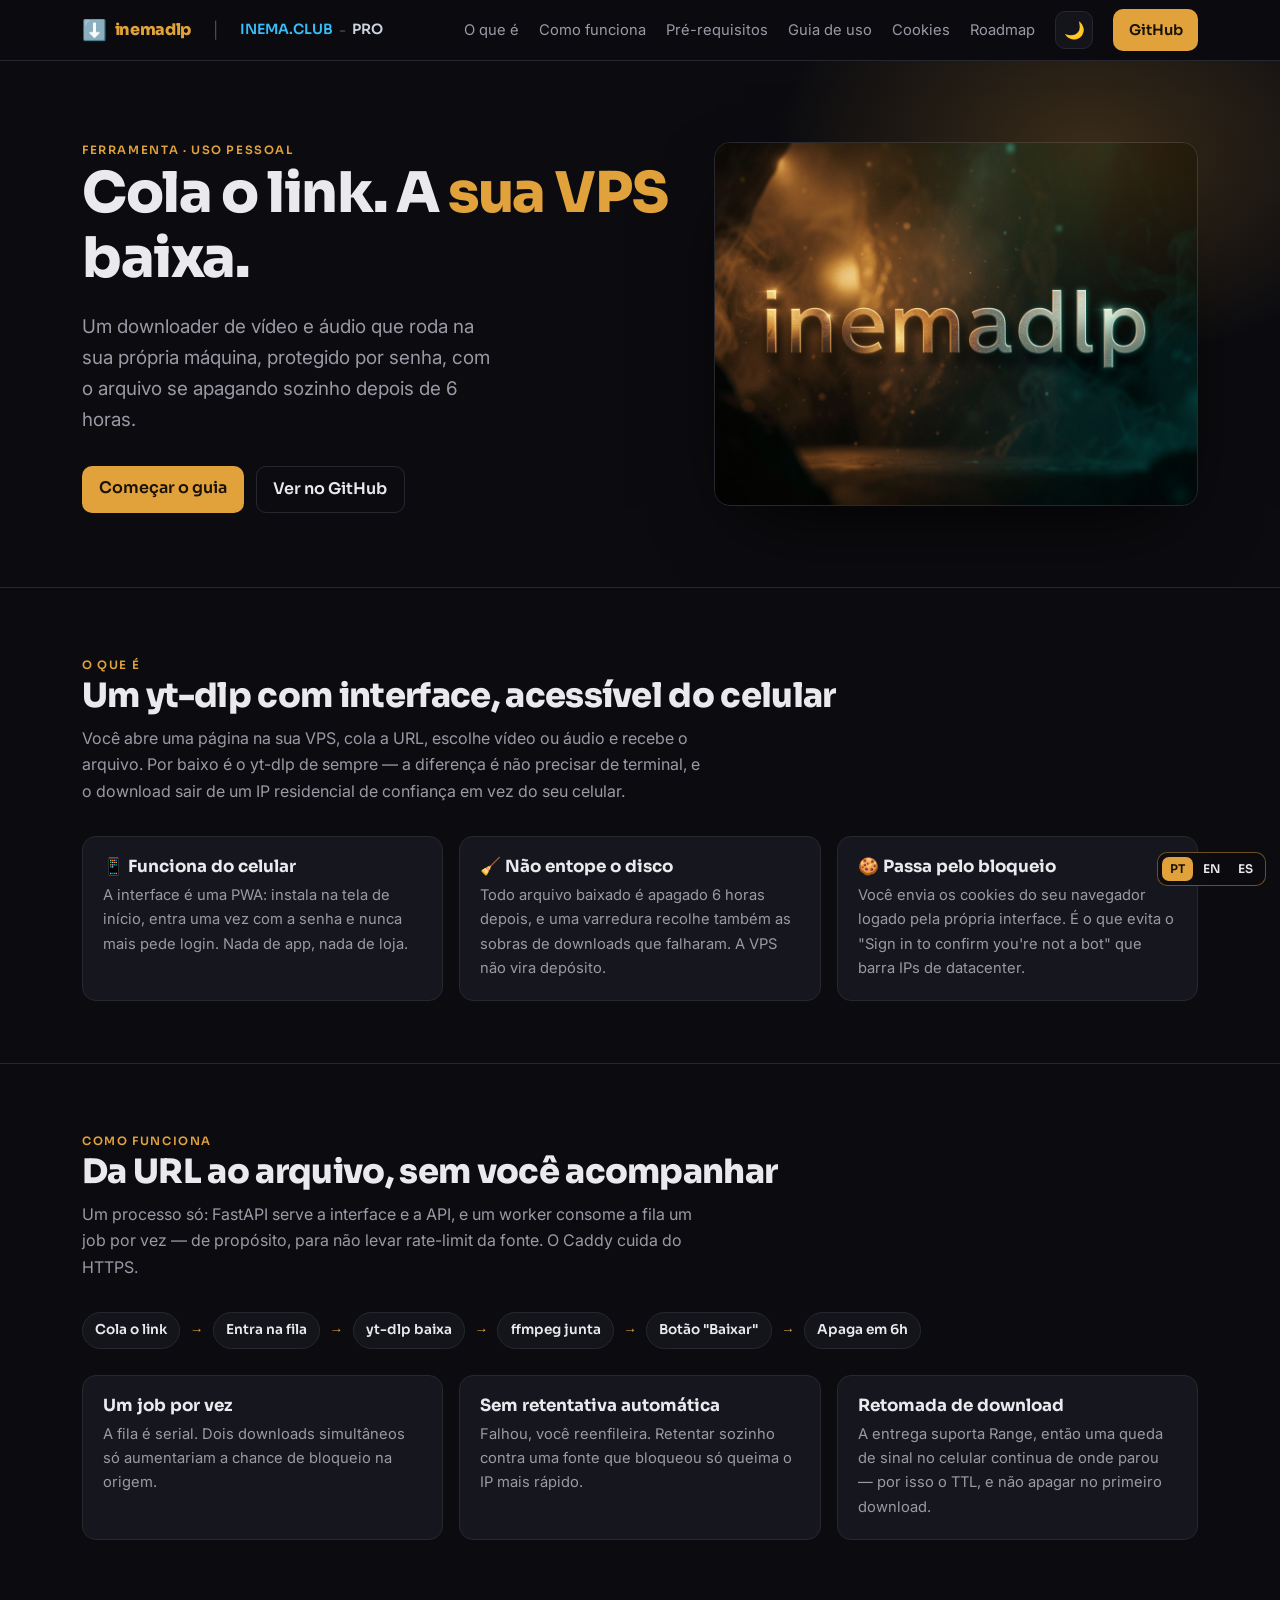
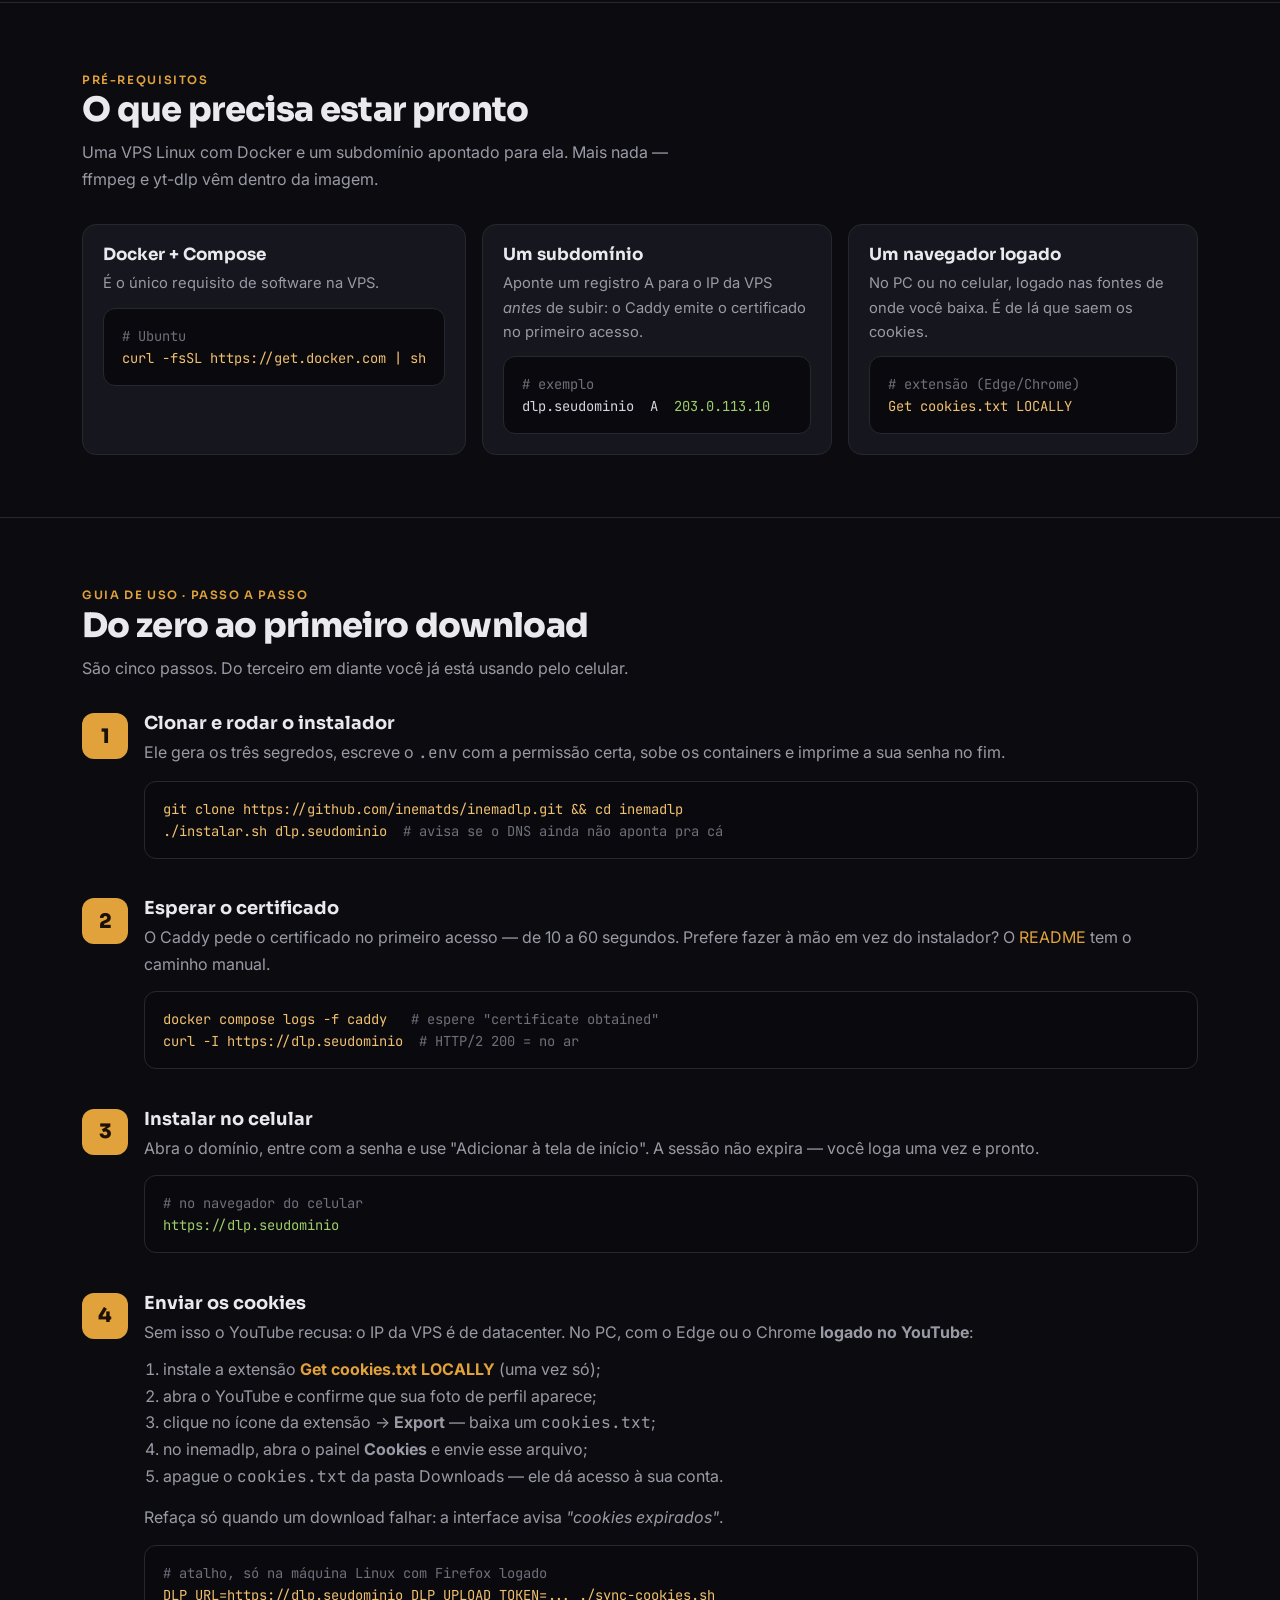
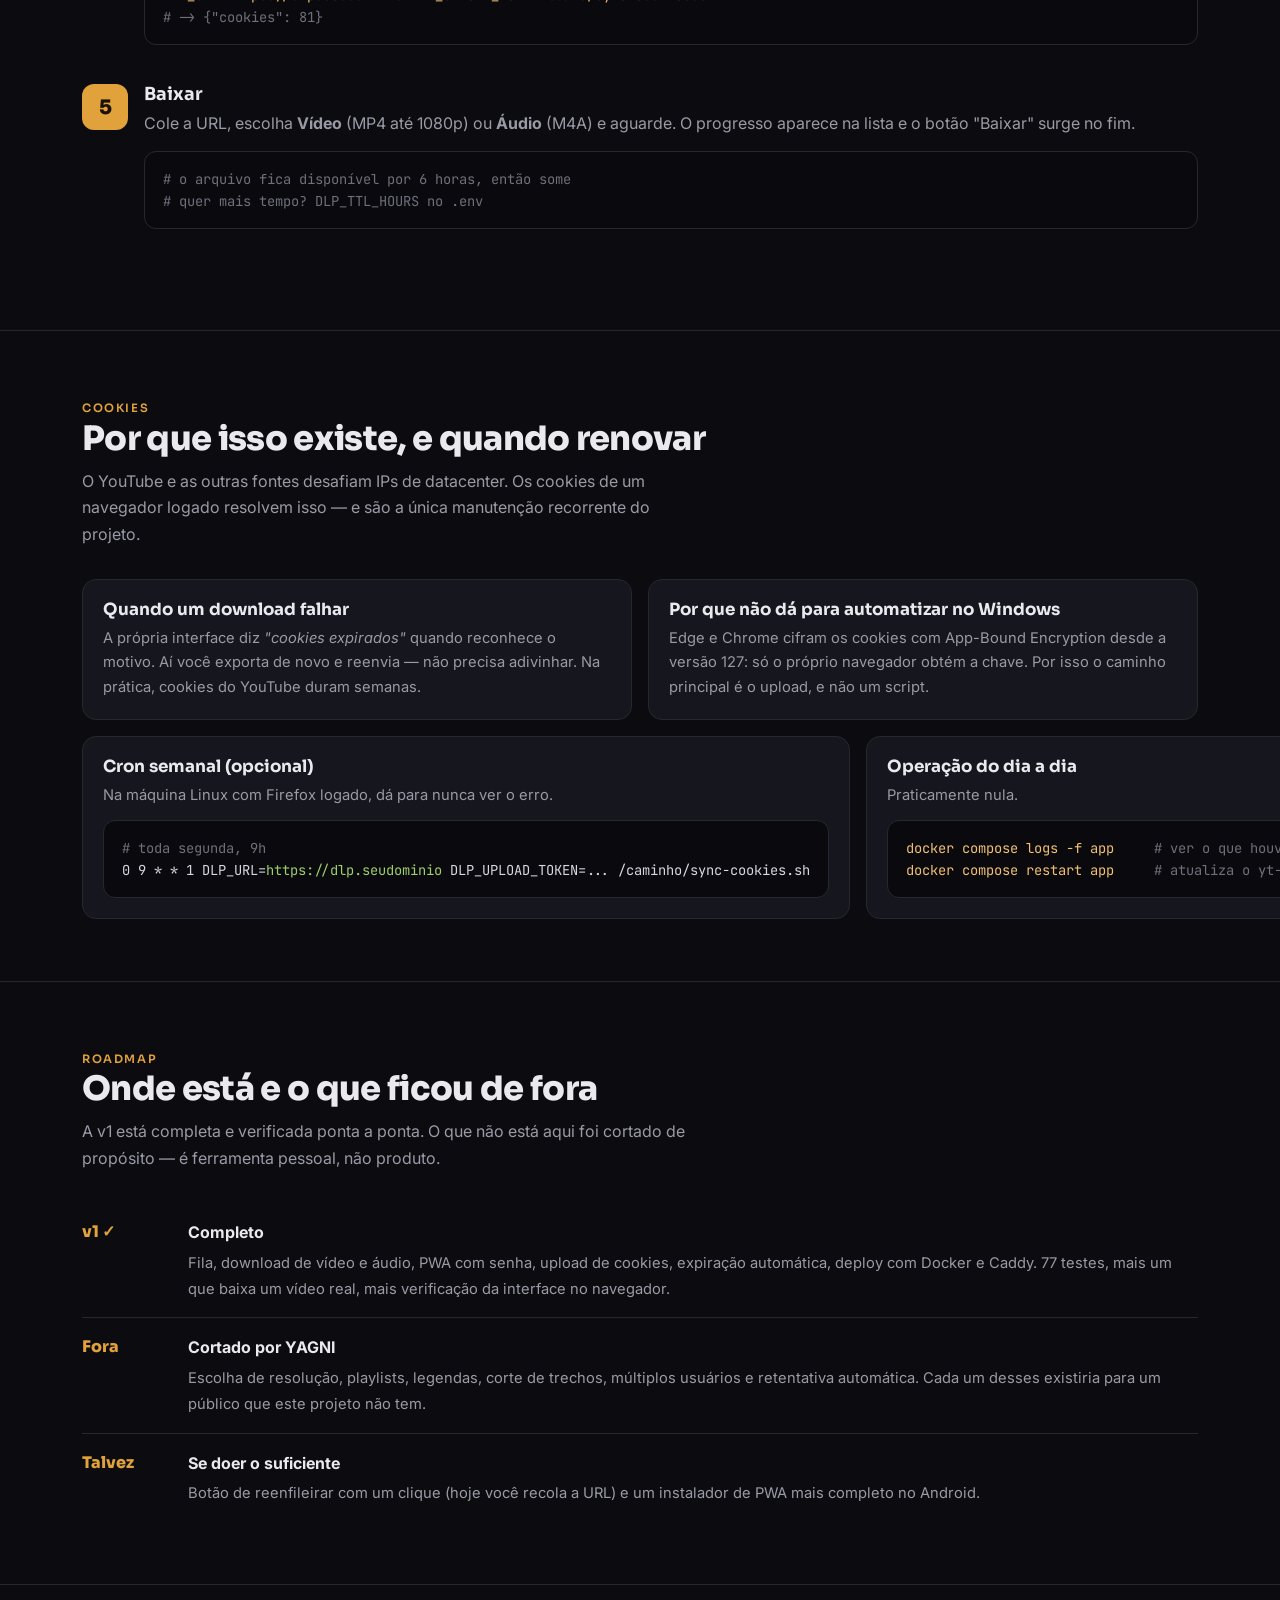
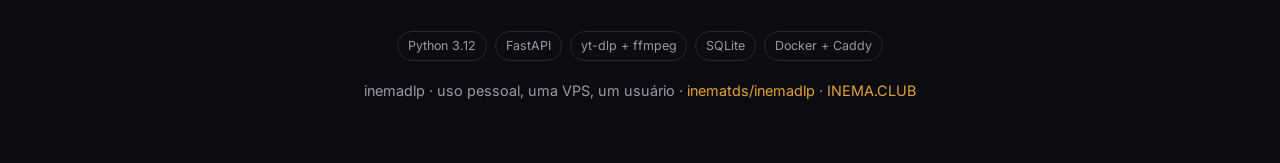
<file: guia/index.html>
<!DOCTYPE html>

<html lang="pt-BR">
<head>
<meta charset="utf-8"/>
<meta content="width=device-width, initial-scale=1" name="viewport"/>
<title>inemadlp — seu downloader de vídeo, na sua VPS</title>
<meta content="Downloader pessoal de vídeo e áudio: você cola o link no celular, a sua VPS baixa com yt-dlp e devolve o arquivo, que se apaga sozinho depois de 6 horas." name="description"/>
<link href="https://fonts.googleapis.com" rel="preconnect"/>
<link crossorigin="" href="https://fonts.gstatic.com" rel="preconnect"/>
<link href="https://fonts.googleapis.com/css2?family=Sora:wght@400;600;800&amp;family=Inter:wght@400;500;600&amp;family=JetBrains+Mono:wght@400;600&amp;display=swap" rel="stylesheet"/>
<style>
  :root{
    --bg:#0c0c10; --bg2:#14141b; --card:#16161e; --line:#272730;
    --txt:#e9e9ee; --mut:#9a9aa6; --amb:#E2A23B; --amb2:#f0c070; --sky:#38bdf8; --pro:#cbd5e1;
    color-scheme:dark;
  }
  body.light{
    --bg:#f6f7f9; --bg2:#eceef2; --card:#ffffff; --line:#e1e3ea;
    --txt:#1a1a22; --mut:#5b5b68; --amb:#b9791d; --amb2:#a16207; --sky:#0369a1; --pro:#b45309;
    color-scheme:light;
  }
  body.light .hero .glow{opacity:.5}
  body.light pre{background:#0e0e14;color:#d6d6e0}
  body.light pre .c{color:#8a8a98}
  *{box-sizing:border-box}
  html{scroll-behavior:smooth}
  body{margin:0;background:var(--bg);color:var(--txt);font:16px/1.65 Inter,system-ui,sans-serif;-webkit-font-smoothing:antialiased}
  h1,h2,h3{font-family:Sora,sans-serif;line-height:1.15;margin:0}
  a{color:var(--amb);text-decoration:none}
  code,pre{font-family:"JetBrains Mono",monospace}
  .wrap{max-width:1160px;margin:0 auto;padding:0 22px}
  .mut{color:var(--mut)} .amb{color:var(--amb)}
  .chip{display:inline-block;font-size:.72rem;letter-spacing:.14em;text-transform:uppercase;color:var(--amb);font-weight:600;font-family:Sora}
  nav{position:sticky;top:0;z-index:30;backdrop-filter:blur(12px);background:rgba(12,12,16,.78);border-bottom:1px solid var(--line)}
  nav .wrap{display:flex;align-items:center;gap:22px;height:60px}
  nav .brand{display:flex;align-items:center;gap:8px;font-family:Sora;font-weight:800;letter-spacing:-.02em;color:var(--amb)}
  nav .brand .emoji{font-size:1.25rem}
  nav .sep{color:var(--mut);opacity:.45}
  nav .inema{color:var(--sky);font-weight:600;font-size:.88rem;font-family:Sora}
  nav .inema:hover{filter:brightness(1.15)}
  nav .pro{color:var(--pro);font-weight:600;font-size:.88rem;font-family:Sora}
  nav .pro:hover{filter:brightness(1.15)}
  nav .clubpro{display:inline-flex;align-items:center;gap:6px}
  nav .links{margin-left:auto;display:flex;align-items:center;gap:20px;font-size:.92rem}
  nav .links a.sec{color:var(--mut)} nav .links a.sec:hover{color:var(--txt)}
  .tgl{background:var(--bg2);border:1px solid var(--line);color:var(--txt);width:38px;height:38px;border-radius:10px;cursor:pointer;display:inline-flex;align-items:center;justify-content:center;font-size:1.05rem}
  .tgl:hover{border-color:var(--amb)}
  .btn{display:inline-block;background:var(--amb);color:#1a1206;font-weight:600;padding:.6em 1.05em;border-radius:10px;font-family:Sora}
  .btn.ghost{background:transparent;color:var(--txt);border:1px solid var(--line)}
  @media(max-width:760px){nav .links a.sec{display:none}}
  .hero{position:relative;overflow:hidden;border-bottom:1px solid var(--line)}
  .hero .glow{position:absolute;inset:-40% -20% auto auto;width:70%;height:600px;background:radial-gradient(closest-side,rgba(226,162,59,.22),transparent 70%);pointer-events:none}
  .hero .wrap{display:grid;grid-template-columns:1.1fr .9fr;gap:40px;align-items:center;padding:74px 22px}
  .hero h1{font-size:clamp(2.2rem,5vw,3.5rem);font-weight:800;letter-spacing:-.025em}
  .hero p.lead{font-size:1.18rem;color:var(--mut);margin:1.1em 0 1.6em;max-width:34ch}
  .hero .cta{display:flex;gap:12px;flex-wrap:wrap}
  .hero figure{margin:0;border-radius:16px;overflow:hidden;border:1px solid var(--line);box-shadow:0 30px 80px -30px #000}
  .hero figure img{width:100%;display:block}
  @media(max-width:780px){.hero .wrap{grid-template-columns:1fr;padding:48px 22px}}
  section{padding:62px 0;border-bottom:1px solid var(--line)}
  section h2{font-size:clamp(1.5rem,3.4vw,2.1rem);font-weight:800;letter-spacing:-.02em}
  section .sub{color:var(--mut);margin:.6em 0 2em;max-width:62ch}
  .grid{display:grid;gap:16px}
  .g3{grid-template-columns:repeat(3,1fr)} .g4{grid-template-columns:repeat(4,1fr)} .g2{grid-template-columns:repeat(2,1fr)}
  @media(max-width:820px){.g3,.g4{grid-template-columns:1fr 1fr}}
  @media(max-width:540px){.g2,.g3,.g4{grid-template-columns:1fr}}
  .card{background:var(--card);border:1px solid var(--line);border-radius:14px;padding:20px}
  .card h3{font-size:1.05rem;margin-bottom:.4em}
  .card p{color:var(--mut);font-size:.92rem;margin:0}
  .card pre{margin:.9em 0 0}
  .num{display:inline-flex;width:30px;height:30px;align-items:center;justify-content:center;border-radius:8px;background:rgba(226,162,59,.14);color:var(--amb);font-family:Sora;font-weight:800;font-size:.9rem;margin-bottom:.7em}
  .flow{display:flex;flex-wrap:wrap;gap:8px;align-items:center;margin-top:10px}
  .flow span{background:var(--bg2);border:1px solid var(--line);border-radius:999px;padding:.45em .9em;font-size:.85rem;font-family:Sora;font-weight:600}
  .flow .arr{color:var(--amb);border:none;background:none;padding:0 .1em}
  pre{background:#0a0a0e;border:1px solid var(--line);border-radius:12px;padding:16px 18px;overflow:auto;font-size:.86rem;line-height:1.6;color:#d6d6e0}
  pre .c{color:#6f6f7c} pre .k{color:var(--amb2)} pre .s{color:#9ece6a}
  .step{display:grid;grid-template-columns:46px 1fr;gap:16px;margin-bottom:26px}
  .step .b{width:46px;height:46px;border-radius:12px;background:var(--amb);color:#1a1206;font-family:Sora;font-weight:800;font-size:1.25rem;display:flex;align-items:center;justify-content:center}
  .step h3{font-size:1.12rem;margin-bottom:.3em}
  .step p{color:var(--mut);margin:.2em 0 .7em}
  .phase{display:flex;gap:14px;padding:16px 0;border-bottom:1px solid var(--line)}
  .phase:last-child{border:none}
  .phase .tag{flex:0 0 92px;font-family:Sora;font-weight:800;color:var(--amb)}
  .phase .d strong{display:block;margin-bottom:.2em}
  .phase .d span{color:var(--mut);font-size:.92rem}
  footer{padding:46px 0;text-align:center;color:var(--mut);font-size:.9rem}
  .pill{display:inline-block;border:1px solid var(--line);border-radius:999px;padding:.3em .8em;font-size:.78rem;color:var(--mut);margin:0 4px}
</style>
<link href="https://inematds.github.io/inemadlp/guia/" hreflang="pt-BR" rel="alternate"/><link href="https://inematds.github.io/inemadlp/guia/en/" hreflang="en" rel="alternate"/><link href="https://inematds.github.io/inemadlp/guia/es/" hreflang="es" rel="alternate"/></head>
<body><div class="inema-lang" style="position:fixed;right:14px;bottom:14px;z-index:9999;display:flex;gap:2px;padding:4px;border-radius:10px;background:rgba(12,12,16,.82);border:1px solid rgba(226,162,59,.45);font:600 12px/1 Sora,Inter,system-ui,sans-serif;backdrop-filter:blur(8px)" translate="no"><a href="./" hreflang="pt-BR" style="padding:6px 8px;border-radius:7px;text-decoration:none;color:#1a1206;background:#E2A23B">PT</a><a href="en/" hreflang="en" style="padding:6px 8px;border-radius:7px;text-decoration:none;color:#e9e9ee">EN</a><a href="es/" hreflang="es" style="padding:6px 8px;border-radius:7px;text-decoration:none;color:#e9e9ee">ES</a></div>
<nav><div class="wrap">
<a class="brand" href="#top"><span class="emoji">⬇️</span> inemadlp</a>
<span class="sep">|</span>
<span class="clubpro">
<a class="inema" href="https://inema.club" rel="noopener" target="_blank">INEMA.CLUB</a>
<span class="sep">-</span>
<a class="pro" href="https://inema.pro" rel="noopener" target="_blank">PRO</a>
</span>
<div class="links">
<a class="sec" href="#oque">O que é</a>
<a class="sec" href="#fluxo">Como funciona</a>
<a class="sec" href="#pre">Pré-requisitos</a>
<a class="sec" href="#guia">Guia de uso</a>
<a class="sec" href="#cookies">Cookies</a>
<a class="sec" href="#roadmap">Roadmap</a>
<button aria-label="Alternar tema" class="tgl" id="themeToggle" title="Alternar tema">🌙</button>
<a class="btn" href="https://github.com/inematds/inemadlp" rel="noopener" target="_blank">GitHub</a>
</div>
</div></nav>
<header class="hero" id="top">
<div class="glow"></div>
<div class="wrap">
<div>
<span class="chip">Ferramenta · uso pessoal</span>
<h1>Cola o link. A <span class="amb">sua VPS</span> baixa.</h1>
<p class="lead">Um downloader de vídeo e áudio que roda na sua própria máquina, protegido por senha, com o arquivo se apagando sozinho depois de 6 horas.</p>
<div class="cta">
<a class="btn" href="#guia">Começar o guia</a>
<a class="btn ghost" href="https://github.com/inematds/inemadlp" rel="noopener" target="_blank">Ver no GitHub</a>
</div>
</div>
<figure><img alt="inemadlp — downloader pessoal em VPS" src="assets/hero.png"/></figure>
</div>
</header>
<section id="oque"><div class="wrap">
<span class="chip">O que é</span>
<h2>Um yt-dlp com interface, acessível do celular</h2>
<p class="sub">Você abre uma página na sua VPS, cola a URL, escolhe vídeo ou áudio e recebe o arquivo. Por baixo é o yt-dlp de sempre — a diferença é não precisar de terminal, e o download sair de um IP residencial de confiança em vez do seu celular.</p>
<div class="grid g3">
<div class="card"><h3>📱 Funciona do celular</h3><p>A interface é uma PWA: instala na tela de início, entra uma vez com a senha e nunca mais pede login. Nada de app, nada de loja.</p></div>
<div class="card"><h3>🧹 Não entope o disco</h3><p>Todo arquivo baixado é apagado 6 horas depois, e uma varredura recolhe também as sobras de downloads que falharam. A VPS não vira depósito.</p></div>
<div class="card"><h3>🍪 Passa pelo bloqueio</h3><p>Você envia os cookies do seu navegador logado pela própria interface. É o que evita o "Sign in to confirm you're not a bot" que barra IPs de datacenter.</p></div>
</div>
</div></section>
<section id="fluxo"><div class="wrap">
<span class="chip">Como funciona</span>
<h2>Da URL ao arquivo, sem você acompanhar</h2>
<p class="sub">Um processo só: FastAPI serve a interface e a API, e um worker consome a fila um job por vez — de propósito, para não levar rate-limit da fonte. O Caddy cuida do HTTPS.</p>
<div class="flow">
<span>Cola o link</span><span class="arr">→</span>
<span>Entra na fila</span><span class="arr">→</span>
<span>yt-dlp baixa</span><span class="arr">→</span>
<span>ffmpeg junta</span><span class="arr">→</span>
<span>Botão "Baixar"</span><span class="arr">→</span>
<span>Apaga em 6h</span>
</div>
<div class="grid g3" style="margin-top:26px">
<div class="card"><h3>Um job por vez</h3><p>A fila é serial. Dois downloads simultâneos só aumentariam a chance de bloqueio na origem.</p></div>
<div class="card"><h3>Sem retentativa automática</h3><p>Falhou, você reenfileira. Retentar sozinho contra uma fonte que bloqueou só queima o IP mais rápido.</p></div>
<div class="card"><h3>Retomada de download</h3><p>A entrega suporta Range, então uma queda de sinal no celular continua de onde parou — por isso o TTL, e não apagar no primeiro download.</p></div>
</div>
</div></section>
<section id="pre"><div class="wrap">
<span class="chip">Pré-requisitos</span>
<h2>O que precisa estar pronto</h2>
<p class="sub">Uma VPS Linux com Docker e um subdomínio apontado para ela. Mais nada — ffmpeg e yt-dlp vêm dentro da imagem.</p>
<div class="grid g3">
<div class="card"><h3>Docker + Compose</h3><p>É o único requisito de software na VPS.</p><pre><span class="c"># Ubuntu</span>
<span class="k">curl -fsSL https://get.docker.com | sh</span></pre></div>
<div class="card"><h3>Um subdomínio</h3><p>Aponte um registro A para o IP da VPS <em>antes</em> de subir: o Caddy emite o certificado no primeiro acesso.</p><pre><span class="c"># exemplo</span>
dlp.seudominio  A  <span class="s">203.0.113.10</span></pre></div>
<div class="card"><h3>Um navegador logado</h3><p>No PC ou no celular, logado nas fontes de onde você baixa. É de lá que saem os cookies.</p><pre><span class="c"># extensão (Edge/Chrome)</span>
<span class="k">Get cookies.txt LOCALLY</span></pre></div>
</div>
</div></section>
<section id="guia"><div class="wrap">
<span class="chip">Guia de uso · passo a passo</span>
<h2>Do zero ao primeiro download</h2>
<p class="sub">São cinco passos. Do terceiro em diante você já está usando pelo celular.</p>
<div class="step"><div class="b">1</div><div>
<h3>Clonar e rodar o instalador</h3>
<p>Ele gera os três segredos, escreve o <code>.env</code> com a permissão certa, sobe os containers e imprime a sua senha no fim.</p>
<pre><span class="k">git clone https://github.com/inematds/inemadlp.git &amp;&amp; cd inemadlp</span>
<span class="k">./instalar.sh dlp.seudominio</span>  <span class="c"># avisa se o DNS ainda não aponta pra cá</span></pre>
</div></div>
<div class="step"><div class="b">2</div><div>
<h3>Esperar o certificado</h3>
<p>O Caddy pede o certificado no primeiro acesso — de 10 a 60 segundos. Prefere fazer à mão em vez do instalador? O <a href="https://github.com/inematds/inemadlp#readme">README</a> tem o caminho manual.</p>
<pre><span class="k">docker compose logs -f caddy</span>   <span class="c"># espere "certificate obtained"</span>
<span class="k">curl -I https://dlp.seudominio</span>  <span class="c"># HTTP/2 200 = no ar</span></pre>
</div></div>
<div class="step"><div class="b">3</div><div>
<h3>Instalar no celular</h3>
<p>Abra o domínio, entre com a senha e use "Adicionar à tela de início". A sessão não expira — você loga uma vez e pronto.</p>
<pre><span class="c"># no navegador do celular</span>
<span class="s">https://dlp.seudominio</span></pre>
</div></div>
<div class="step"><div class="b">4</div><div>
<h3>Enviar os cookies</h3>
<p>Sem isso o YouTube recusa: o IP da VPS é de datacenter. No PC, com o Edge ou o Chrome <strong>logado no YouTube</strong>:</p>
<ol style="color:var(--mut);margin:.2em 0 .9em;padding-left:1.2em">
<li>instale a extensão <a href="https://chromewebstore.google.com/detail/get-cookiestxt-locally/cclelndahbckbenkjhflpdbgdldlbecc" rel="noopener" target="_blank"><strong>Get cookies.txt LOCALLY</strong></a> (uma vez só);</li>
<li>abra o YouTube e confirme que sua foto de perfil aparece;</li>
<li>clique no ícone da extensão → <strong>Export</strong> — baixa um <code>cookies.txt</code>;</li>
<li>no inemadlp, abra o painel <strong>Cookies</strong> e envie esse arquivo;</li>
<li>apague o <code>cookies.txt</code> da pasta Downloads — ele dá acesso à sua conta.</li>
</ol>
<p>Refaça só quando um download falhar: a interface avisa <em>"cookies expirados"</em>.</p>
<pre><span class="c"># atalho, só na máquina Linux com Firefox logado</span>
<span class="k">DLP_URL=https://dlp.seudominio DLP_UPLOAD_TOKEN=... ./sync-cookies.sh</span>
<span class="c"># -&gt; {"cookies": 81}</span></pre>
</div></div>
<div class="step"><div class="b">5</div><div>
<h3>Baixar</h3>
<p>Cole a URL, escolha <strong>Vídeo</strong> (MP4 até 1080p) ou <strong>Áudio</strong> (M4A) e aguarde. O progresso aparece na lista e o botão "Baixar" surge no fim.</p>
<pre><span class="c"># o arquivo fica disponível por 6 horas, então some</span>
<span class="c"># quer mais tempo? DLP_TTL_HOURS no .env</span></pre>
</div></div>
</div></section>
<section id="cookies"><div class="wrap">
<span class="chip">Cookies</span>
<h2>Por que isso existe, e quando renovar</h2>
<p class="sub">O YouTube e as outras fontes desafiam IPs de datacenter. Os cookies de um navegador logado resolvem isso — e são a única manutenção recorrente do projeto.</p>
<div class="grid g2">
<div class="card"><h3>Quando um download falhar</h3><p>A própria interface diz <em>"cookies expirados"</em> quando reconhece o motivo. Aí você exporta de novo e reenvia — não precisa adivinhar. Na prática, cookies do YouTube duram semanas.</p></div>
<div class="card"><h3>Por que não dá para automatizar no Windows</h3><p>Edge e Chrome cifram os cookies com App-Bound Encryption desde a versão 127: só o próprio navegador obtém a chave. Por isso o caminho principal é o upload, e não um script.</p></div>
</div>
<div class="grid g2" style="margin-top:16px">
<div class="card"><h3>Cron semanal (opcional)</h3><p>Na máquina Linux com Firefox logado, dá para nunca ver o erro.</p><pre><span class="c"># toda segunda, 9h</span>
0 9 * * 1 DLP_URL=<span class="s">https://dlp.seudominio</span> DLP_UPLOAD_TOKEN=... /caminho/sync-cookies.sh</pre></div>
<div class="card"><h3>Operação do dia a dia</h3><p>Praticamente nula.</p><pre><span class="k">docker compose logs -f app</span>     <span class="c"># ver o que houve</span>
<span class="k">docker compose restart app</span>     <span class="c"># atualiza o yt-dlp no boot</span></pre></div>
</div>
</div></section>
<section id="roadmap"><div class="wrap">
<span class="chip">Roadmap</span>
<h2>Onde está e o que ficou de fora</h2>
<p class="sub">A v1 está completa e verificada ponta a ponta. O que não está aqui foi cortado de propósito — é ferramenta pessoal, não produto.</p>
<div class="phase"><div class="tag">v1 ✓</div><div class="d"><strong>Completo</strong><span>Fila, download de vídeo e áudio, PWA com senha, upload de cookies, expiração automática, deploy com Docker e Caddy. 77 testes, mais um que baixa um vídeo real, mais verificação da interface no navegador.</span></div></div>
<div class="phase"><div class="tag">Fora</div><div class="d"><strong>Cortado por YAGNI</strong><span>Escolha de resolução, playlists, legendas, corte de trechos, múltiplos usuários e retentativa automática. Cada um desses existiria para um público que este projeto não tem.</span></div></div>
<div class="phase"><div class="tag">Talvez</div><div class="d"><strong>Se doer o suficiente</strong><span>Botão de reenfileirar com um clique (hoje você recola a URL) e um instalador de PWA mais completo no Android.</span></div></div>
</div></section>
<footer>
<div class="wrap">
<div class="pill">Python 3.12</div><div class="pill">FastAPI</div><div class="pill">yt-dlp + ffmpeg</div><div class="pill">SQLite</div><div class="pill">Docker + Caddy</div>
<p style="margin-top:18px">inemadlp · uso pessoal, uma VPS, um usuário ·
      <a href="https://github.com/inematds/inemadlp">inematds/inemadlp</a> ·
      <a href="https://inema.club">INEMA.CLUB</a></p>
</div>
</footer>
<script>
  (function(){
    var KEY='inemadlp-theme';
    var b=document.body, t=document.getElementById('themeToggle');
    if(localStorage.getItem(KEY)==='light'){ b.classList.add('light'); t.textContent='☀️'; }
    t.addEventListener('click',function(){
      var light=b.classList.toggle('light');
      t.textContent=light?'☀️':'🌙';
      localStorage.setItem(KEY, light?'light':'dark');
    });
  })();
</script>
</body>
</html>
</file>
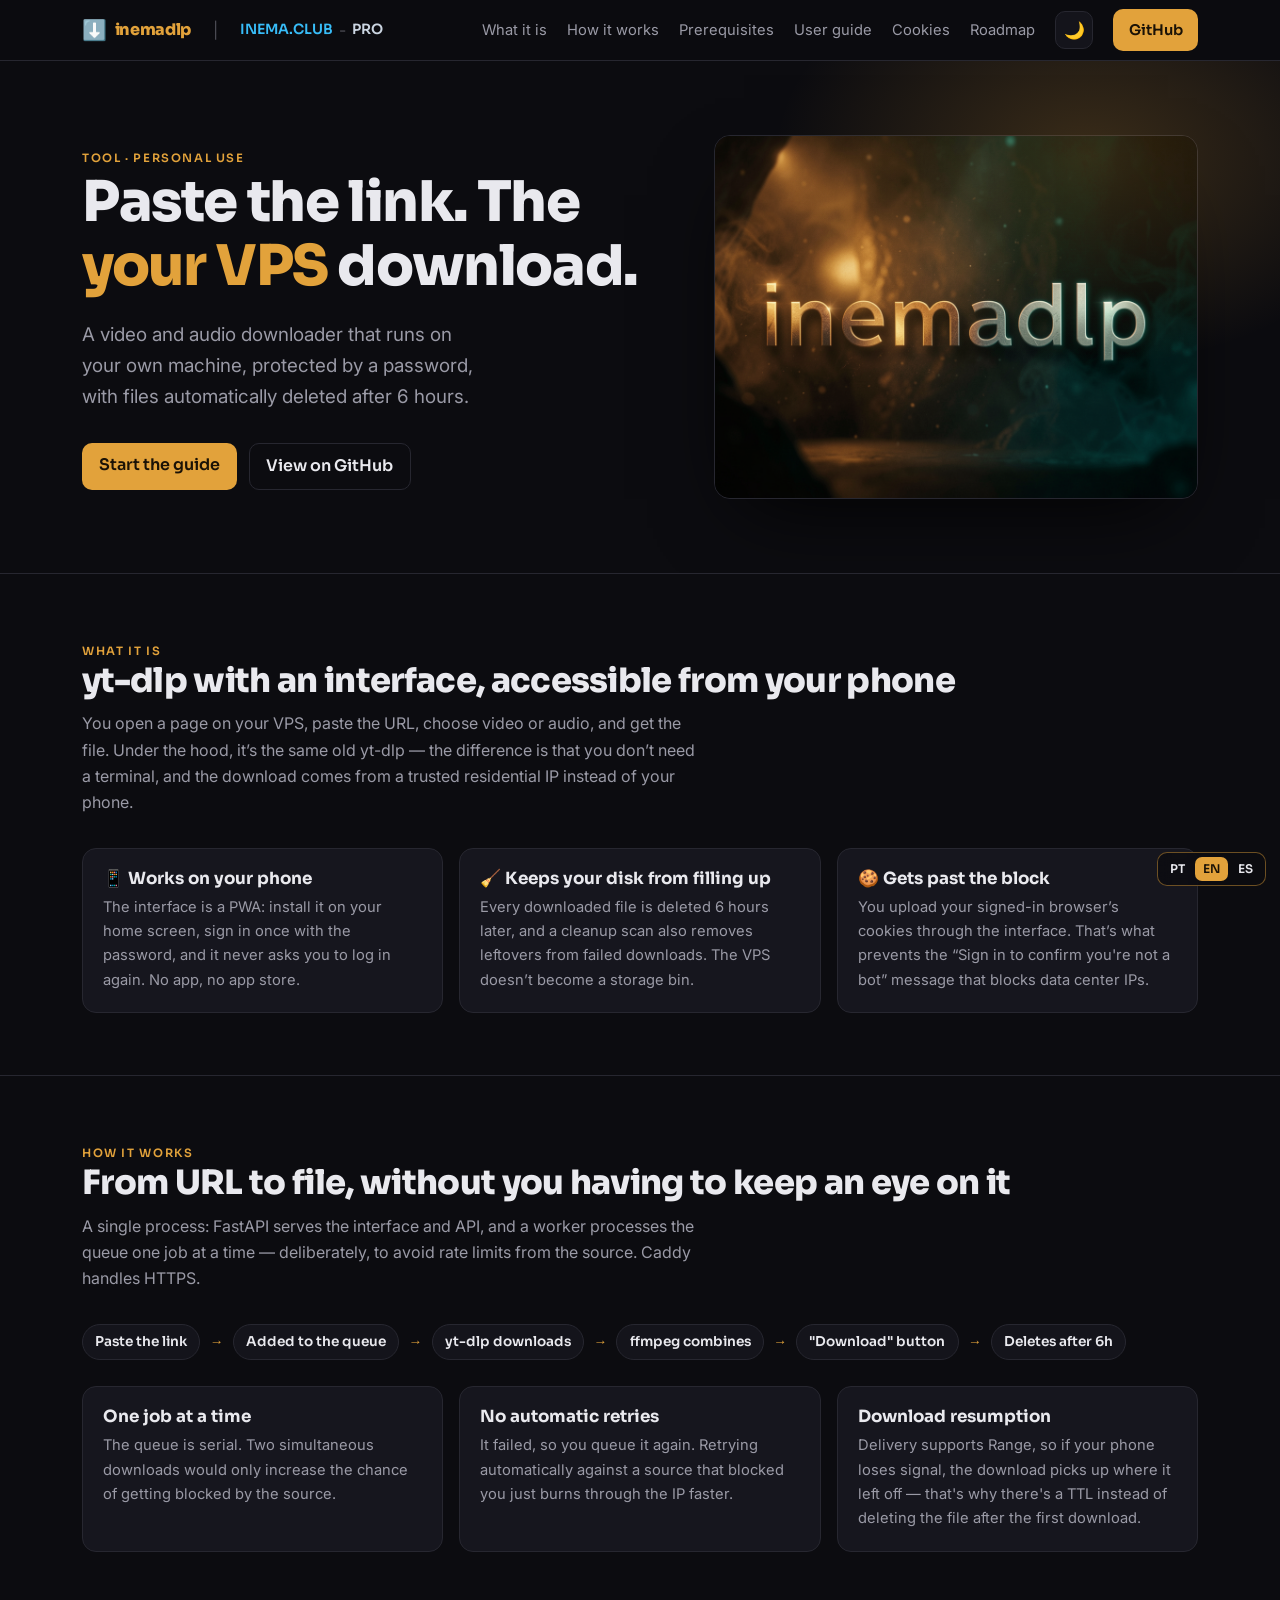
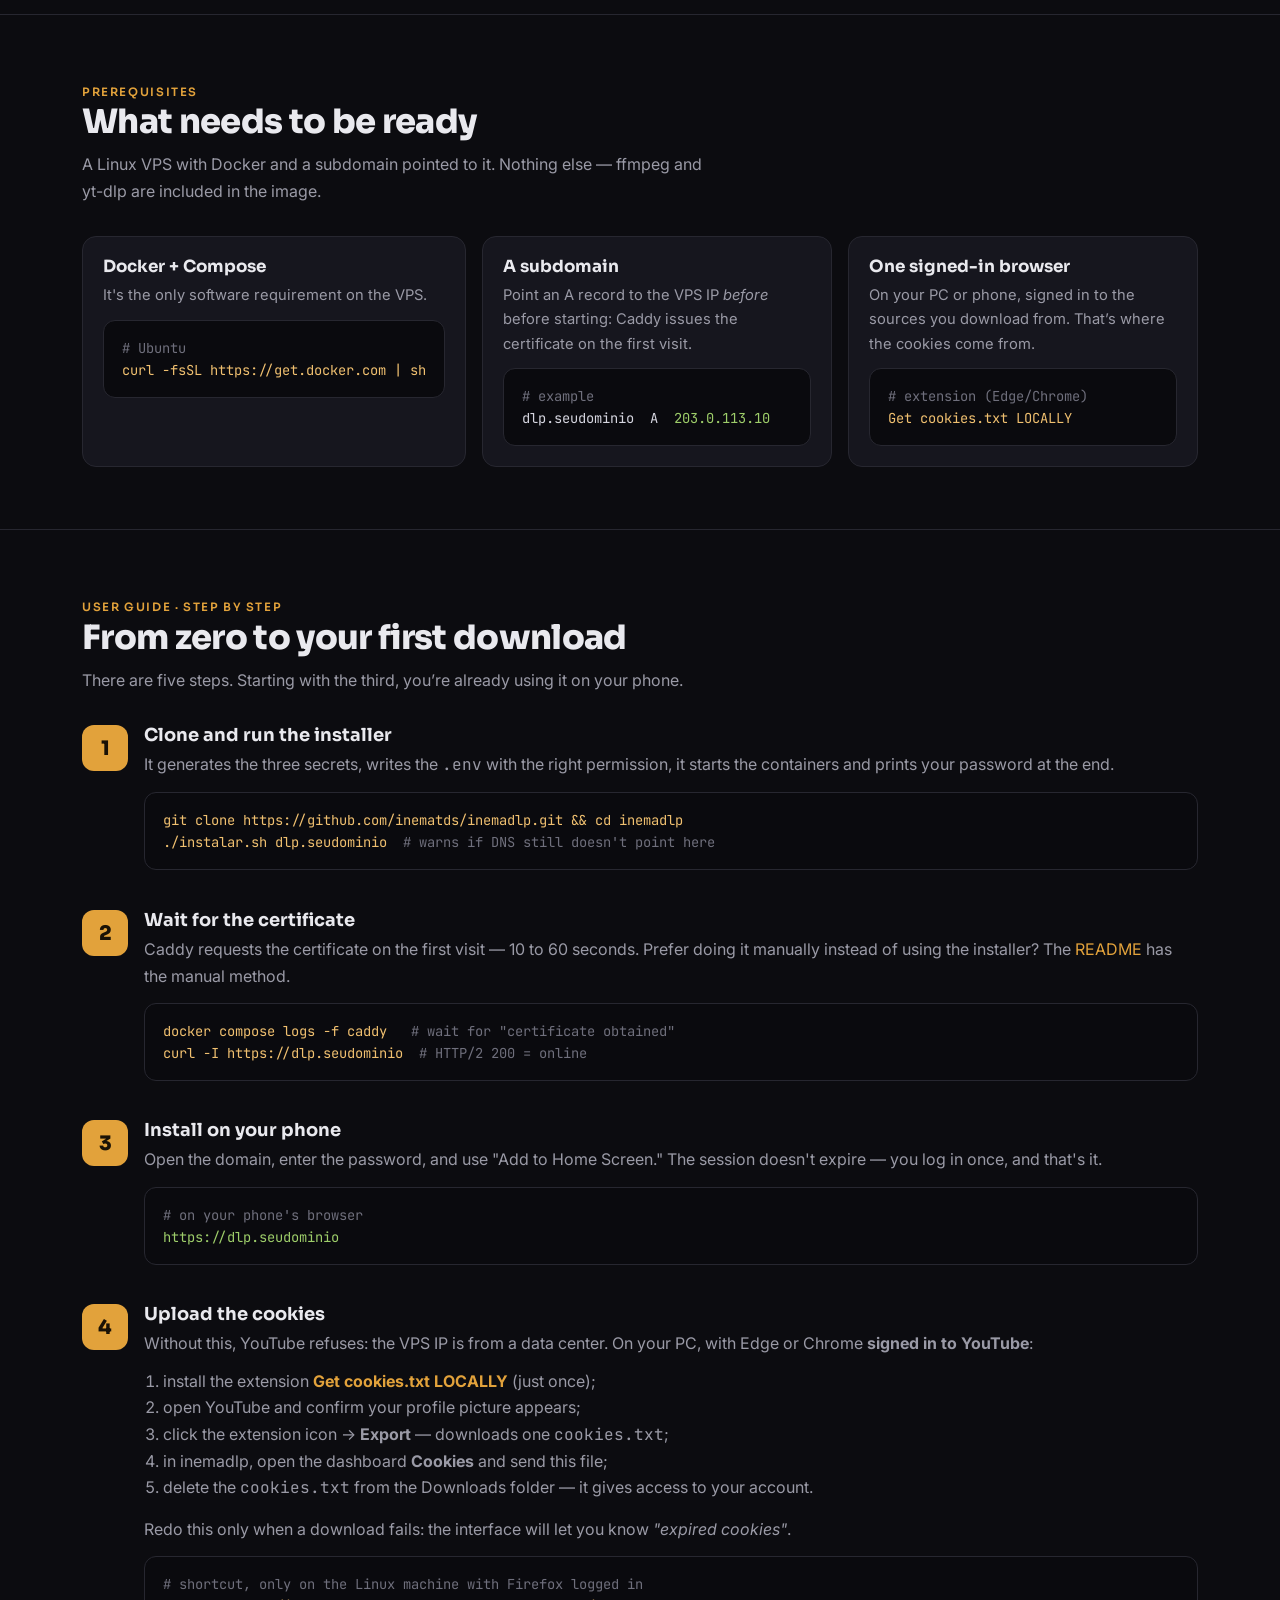
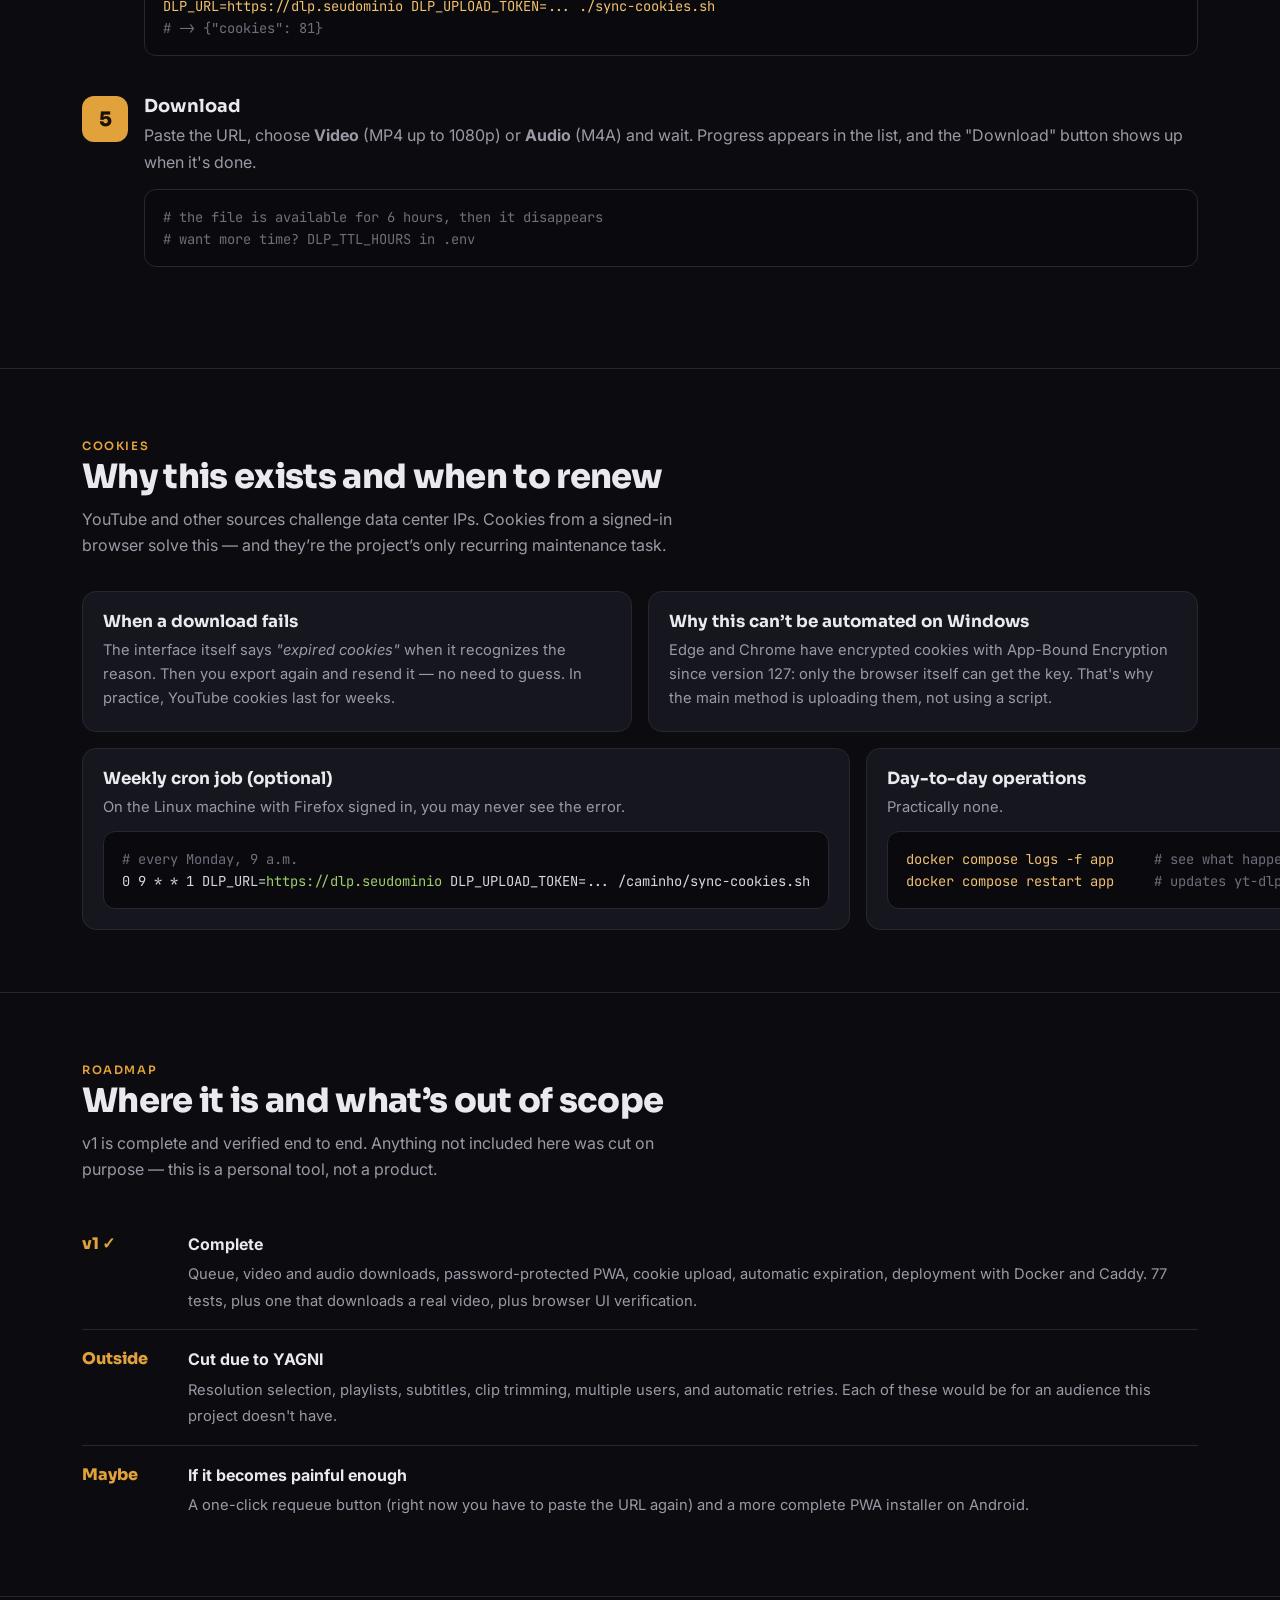
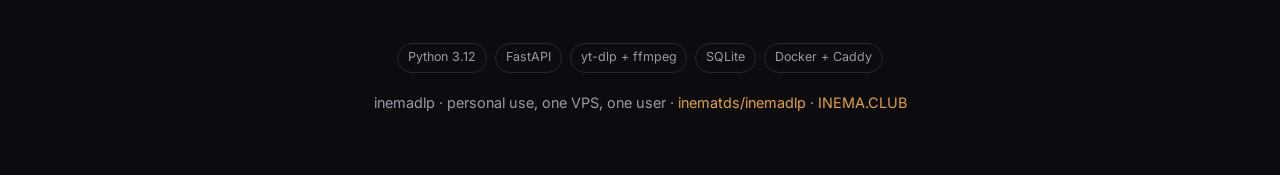
<file: guia/en/index.html>
<!DOCTYPE html>

<html lang="en">
<head>
<meta charset="utf-8"/>
<meta content="width=device-width, initial-scale=1" name="viewport"/>
<title>inemadlp — your video downloader, on your VPS</title>
<meta content="Personal video and audio downloader: paste the link on your phone, your VPS downloads it with yt-dlp and returns the file, which deletes itself after 6 hours." name="description"/>
<link href="https://fonts.googleapis.com" rel="preconnect"/>
<link crossorigin="" href="https://fonts.gstatic.com" rel="preconnect"/>
<link href="https://fonts.googleapis.com/css2?family=Sora:wght@400;600;800&amp;family=Inter:wght@400;500;600&amp;family=JetBrains+Mono:wght@400;600&amp;display=swap" rel="stylesheet"/>
<style>
  :root{
    --bg:#0c0c10; --bg2:#14141b; --card:#16161e; --line:#272730;
    --txt:#e9e9ee; --mut:#9a9aa6; --amb:#E2A23B; --amb2:#f0c070; --sky:#38bdf8; --pro:#cbd5e1;
    color-scheme:dark;
  }
  body.light{
    --bg:#f6f7f9; --bg2:#eceef2; --card:#ffffff; --line:#e1e3ea;
    --txt:#1a1a22; --mut:#5b5b68; --amb:#b9791d; --amb2:#a16207; --sky:#0369a1; --pro:#b45309;
    color-scheme:light;
  }
  body.light .hero .glow{opacity:.5}
  body.light pre{background:#0e0e14;color:#d6d6e0}
  body.light pre .c{color:#8a8a98}
  *{box-sizing:border-box}
  html{scroll-behavior:smooth}
  body{margin:0;background:var(--bg);color:var(--txt);font:16px/1.65 Inter,system-ui,sans-serif;-webkit-font-smoothing:antialiased}
  h1,h2,h3{font-family:Sora,sans-serif;line-height:1.15;margin:0}
  a{color:var(--amb);text-decoration:none}
  code,pre{font-family:"JetBrains Mono",monospace}
  .wrap{max-width:1160px;margin:0 auto;padding:0 22px}
  .mut{color:var(--mut)} .amb{color:var(--amb)}
  .chip{display:inline-block;font-size:.72rem;letter-spacing:.14em;text-transform:uppercase;color:var(--amb);font-weight:600;font-family:Sora}
  nav{position:sticky;top:0;z-index:30;backdrop-filter:blur(12px);background:rgba(12,12,16,.78);border-bottom:1px solid var(--line)}
  nav .wrap{display:flex;align-items:center;gap:22px;height:60px}
  nav .brand{display:flex;align-items:center;gap:8px;font-family:Sora;font-weight:800;letter-spacing:-.02em;color:var(--amb)}
  nav .brand .emoji{font-size:1.25rem}
  nav .sep{color:var(--mut);opacity:.45}
  nav .inema{color:var(--sky);font-weight:600;font-size:.88rem;font-family:Sora}
  nav .inema:hover{filter:brightness(1.15)}
  nav .pro{color:var(--pro);font-weight:600;font-size:.88rem;font-family:Sora}
  nav .pro:hover{filter:brightness(1.15)}
  nav .clubpro{display:inline-flex;align-items:center;gap:6px}
  nav .links{margin-left:auto;display:flex;align-items:center;gap:20px;font-size:.92rem}
  nav .links a.sec{color:var(--mut)} nav .links a.sec:hover{color:var(--txt)}
  .tgl{background:var(--bg2);border:1px solid var(--line);color:var(--txt);width:38px;height:38px;border-radius:10px;cursor:pointer;display:inline-flex;align-items:center;justify-content:center;font-size:1.05rem}
  .tgl:hover{border-color:var(--amb)}
  .btn{display:inline-block;background:var(--amb);color:#1a1206;font-weight:600;padding:.6em 1.05em;border-radius:10px;font-family:Sora}
  .btn.ghost{background:transparent;color:var(--txt);border:1px solid var(--line)}
  @media(max-width:760px){nav .links a.sec{display:none}}
  .hero{position:relative;overflow:hidden;border-bottom:1px solid var(--line)}
  .hero .glow{position:absolute;inset:-40% -20% auto auto;width:70%;height:600px;background:radial-gradient(closest-side,rgba(226,162,59,.22),transparent 70%);pointer-events:none}
  .hero .wrap{display:grid;grid-template-columns:1.1fr .9fr;gap:40px;align-items:center;padding:74px 22px}
  .hero h1{font-size:clamp(2.2rem,5vw,3.5rem);font-weight:800;letter-spacing:-.025em}
  .hero p.lead{font-size:1.18rem;color:var(--mut);margin:1.1em 0 1.6em;max-width:34ch}
  .hero .cta{display:flex;gap:12px;flex-wrap:wrap}
  .hero figure{margin:0;border-radius:16px;overflow:hidden;border:1px solid var(--line);box-shadow:0 30px 80px -30px #000}
  .hero figure img{width:100%;display:block}
  @media(max-width:780px){.hero .wrap{grid-template-columns:1fr;padding:48px 22px}}
  section{padding:62px 0;border-bottom:1px solid var(--line)}
  section h2{font-size:clamp(1.5rem,3.4vw,2.1rem);font-weight:800;letter-spacing:-.02em}
  section .sub{color:var(--mut);margin:.6em 0 2em;max-width:62ch}
  .grid{display:grid;gap:16px}
  .g3{grid-template-columns:repeat(3,1fr)} .g4{grid-template-columns:repeat(4,1fr)} .g2{grid-template-columns:repeat(2,1fr)}
  @media(max-width:820px){.g3,.g4{grid-template-columns:1fr 1fr}}
  @media(max-width:540px){.g2,.g3,.g4{grid-template-columns:1fr}}
  .card{background:var(--card);border:1px solid var(--line);border-radius:14px;padding:20px}
  .card h3{font-size:1.05rem;margin-bottom:.4em}
  .card p{color:var(--mut);font-size:.92rem;margin:0}
  .card pre{margin:.9em 0 0}
  .num{display:inline-flex;width:30px;height:30px;align-items:center;justify-content:center;border-radius:8px;background:rgba(226,162,59,.14);color:var(--amb);font-family:Sora;font-weight:800;font-size:.9rem;margin-bottom:.7em}
  .flow{display:flex;flex-wrap:wrap;gap:8px;align-items:center;margin-top:10px}
  .flow span{background:var(--bg2);border:1px solid var(--line);border-radius:999px;padding:.45em .9em;font-size:.85rem;font-family:Sora;font-weight:600}
  .flow .arr{color:var(--amb);border:none;background:none;padding:0 .1em}
  pre{background:#0a0a0e;border:1px solid var(--line);border-radius:12px;padding:16px 18px;overflow:auto;font-size:.86rem;line-height:1.6;color:#d6d6e0}
  pre .c{color:#6f6f7c} pre .k{color:var(--amb2)} pre .s{color:#9ece6a}
  .step{display:grid;grid-template-columns:46px 1fr;gap:16px;margin-bottom:26px}
  .step .b{width:46px;height:46px;border-radius:12px;background:var(--amb);color:#1a1206;font-family:Sora;font-weight:800;font-size:1.25rem;display:flex;align-items:center;justify-content:center}
  .step h3{font-size:1.12rem;margin-bottom:.3em}
  .step p{color:var(--mut);margin:.2em 0 .7em}
  .phase{display:flex;gap:14px;padding:16px 0;border-bottom:1px solid var(--line)}
  .phase:last-child{border:none}
  .phase .tag{flex:0 0 92px;font-family:Sora;font-weight:800;color:var(--amb)}
  .phase .d strong{display:block;margin-bottom:.2em}
  .phase .d span{color:var(--mut);font-size:.92rem}
  footer{padding:46px 0;text-align:center;color:var(--mut);font-size:.9rem}
  .pill{display:inline-block;border:1px solid var(--line);border-radius:999px;padding:.3em .8em;font-size:.78rem;color:var(--mut);margin:0 4px}
</style>
<link href="https://inematds.github.io/inemadlp/guia/" hreflang="pt-BR" rel="alternate"/><link href="https://inematds.github.io/inemadlp/guia/en/" hreflang="en" rel="alternate"/><link href="https://inematds.github.io/inemadlp/guia/es/" hreflang="es" rel="alternate"/></head>
<body><div class="inema-lang" style="position:fixed;right:14px;bottom:14px;z-index:9999;display:flex;gap:2px;padding:4px;border-radius:10px;background:rgba(12,12,16,.82);border:1px solid rgba(226,162,59,.45);font:600 12px/1 Sora,Inter,system-ui,sans-serif;backdrop-filter:blur(8px)" translate="no"><a href="../" hreflang="pt-BR" style="padding:6px 8px;border-radius:7px;text-decoration:none;color:#e9e9ee">PT</a><a href="./" hreflang="en" style="padding:6px 8px;border-radius:7px;text-decoration:none;color:#1a1206;background:#E2A23B">EN</a><a href="../es/" hreflang="es" style="padding:6px 8px;border-radius:7px;text-decoration:none;color:#e9e9ee">ES</a></div>
<nav><div class="wrap">
<a class="brand" href="#top"><span class="emoji">⬇️</span> inemadlp</a>
<span class="sep">|</span>
<span class="clubpro">
<a class="inema" href="https://inema.club" rel="noopener" target="_blank">INEMA.CLUB</a>
<span class="sep">-</span>
<a class="pro" href="https://inema.pro" rel="noopener" target="_blank">PRO</a>
</span>
<div class="links">
<a class="sec" href="#oque">What it is</a>
<a class="sec" href="#fluxo">How it works</a>
<a class="sec" href="#pre">Prerequisites</a>
<a class="sec" href="#guia">User guide</a>
<a class="sec" href="#cookies">Cookies</a>
<a class="sec" href="#roadmap">Roadmap</a>
<button aria-label="Toggle theme" class="tgl" id="themeToggle" title="Toggle theme">🌙</button>
<a class="btn" href="https://github.com/inematds/inemadlp" rel="noopener" target="_blank">GitHub</a>
</div>
</div></nav>
<header class="hero" id="top">
<div class="glow"></div>
<div class="wrap">
<div>
<span class="chip">Tool · personal use</span>
<h1>Paste the link. The <span class="amb">your VPS</span> download.</h1>
<p class="lead">A video and audio downloader that runs on your own machine, protected by a password, with files automatically deleted after 6 hours.</p>
<div class="cta">
<a class="btn" href="#guia">Start the guide</a>
<a class="btn ghost" href="https://github.com/inematds/inemadlp" rel="noopener" target="_blank">View on GitHub</a>
</div>
</div>
<figure><img alt="inemadlp — personal downloader on a VPS" src="../assets/hero.png"/></figure>
</div>
</header>
<section id="oque"><div class="wrap">
<span class="chip">What it is</span>
<h2>yt-dlp with an interface, accessible from your phone</h2>
<p class="sub">You open a page on your VPS, paste the URL, choose video or audio, and get the file. Under the hood, it’s the same old yt-dlp — the difference is that you don’t need a terminal, and the download comes from a trusted residential IP instead of your phone.</p>
<div class="grid g3">
<div class="card"><h3>📱 Works on your phone</h3><p>The interface is a PWA: install it on your home screen, sign in once with the password, and it never asks you to log in again. No app, no app store.</p></div>
<div class="card"><h3>🧹 Keeps your disk from filling up</h3><p>Every downloaded file is deleted 6 hours later, and a cleanup scan also removes leftovers from failed downloads. The VPS doesn’t become a storage bin.</p></div>
<div class="card"><h3>🍪 Gets past the block</h3><p>You upload your signed-in browser’s cookies through the interface. That’s what prevents the “Sign in to confirm you're not a bot” message that blocks data center IPs.</p></div>
</div>
</div></section>
<section id="fluxo"><div class="wrap">
<span class="chip">How it works</span>
<h2>From URL to file, without you having to keep an eye on it</h2>
<p class="sub">A single process: FastAPI serves the interface and API, and a worker processes the queue one job at a time — deliberately, to avoid rate limits from the source. Caddy handles HTTPS.</p>
<div class="flow">
<span>Paste the link</span><span class="arr">→</span>
<span>Added to the queue</span><span class="arr">→</span>
<span>yt-dlp downloads</span><span class="arr">→</span>
<span>ffmpeg combines</span><span class="arr">→</span>
<span>"Download" button</span><span class="arr">→</span>
<span>Deletes after 6h</span>
</div>
<div class="grid g3" style="margin-top:26px">
<div class="card"><h3>One job at a time</h3><p>The queue is serial. Two simultaneous downloads would only increase the chance of getting blocked by the source.</p></div>
<div class="card"><h3>No automatic retries</h3><p>It failed, so you queue it again. Retrying automatically against a source that blocked you just burns through the IP faster.</p></div>
<div class="card"><h3>Download resumption</h3><p>Delivery supports Range, so if your phone loses signal, the download picks up where it left off — that's why there's a TTL instead of deleting the file after the first download.</p></div>
</div>
</div></section>
<section id="pre"><div class="wrap">
<span class="chip">Prerequisites</span>
<h2>What needs to be ready</h2>
<p class="sub">A Linux VPS with Docker and a subdomain pointed to it. Nothing else — ffmpeg and yt-dlp are included in the image.</p>
<div class="grid g3">
<div class="card"><h3>Docker + Compose</h3><p>It's the only software requirement on the VPS.</p><pre><span class="c"># Ubuntu</span>
<span class="k">curl -fsSL https://get.docker.com | sh</span></pre></div>
<div class="card"><h3>A subdomain</h3><p>Point an A record to the VPS IP <em>before</em> before starting: Caddy issues the certificate on the first visit.</p><pre><span class="c"># example</span>
dlp.seudominio  A  <span class="s">203.0.113.10</span></pre></div>
<div class="card"><h3>One signed-in browser</h3><p>On your PC or phone, signed in to the sources you download from. That’s where the cookies come from.</p><pre><span class="c"># extension (Edge/Chrome)</span>
<span class="k">Get cookies.txt LOCALLY</span></pre></div>
</div>
</div></section>
<section id="guia"><div class="wrap">
<span class="chip">User guide · step by step</span>
<h2>From zero to your first download</h2>
<p class="sub">There are five steps. Starting with the third, you’re already using it on your phone.</p>
<div class="step"><div class="b">1</div><div>
<h3>Clone and run the installer</h3>
<p>It generates the three secrets, writes the <code>.env</code> with the right permission, it starts the containers and prints your password at the end.</p>
<pre><span class="k">git clone https://github.com/inematds/inemadlp.git &amp;&amp; cd inemadlp</span>
<span class="k">./instalar.sh dlp.seudominio</span>  <span class="c"># warns if DNS still doesn't point here</span></pre>
</div></div>
<div class="step"><div class="b">2</div><div>
<h3>Wait for the certificate</h3>
<p>Caddy requests the certificate on the first visit — 10 to 60 seconds. Prefer doing it manually instead of using the installer? The <a href="https://github.com/inematds/inemadlp#readme">README</a> has the manual method.</p>
<pre><span class="k">docker compose logs -f caddy</span>   <span class="c"># wait for "certificate obtained"</span>
<span class="k">curl -I https://dlp.seudominio</span>  <span class="c"># HTTP/2 200 = online</span></pre>
</div></div>
<div class="step"><div class="b">3</div><div>
<h3>Install on your phone</h3>
<p>Open the domain, enter the password, and use "Add to Home Screen." The session doesn't expire — you log in once, and that's it.</p>
<pre><span class="c"># on your phone's browser</span>
<span class="s">https://dlp.seudominio</span></pre>
</div></div>
<div class="step"><div class="b">4</div><div>
<h3>Upload the cookies</h3>
<p>Without this, YouTube refuses: the VPS IP is from a data center. On your PC, with Edge or Chrome <strong>signed in to YouTube</strong>:</p>
<ol style="color:var(--mut);margin:.2em 0 .9em;padding-left:1.2em">
<li>install the extension <a href="https://chromewebstore.google.com/detail/get-cookiestxt-locally/cclelndahbckbenkjhflpdbgdldlbecc" rel="noopener" target="_blank"><strong>Get cookies.txt LOCALLY</strong></a> (just once);</li>
<li>open YouTube and confirm your profile picture appears;</li>
<li>click the extension icon → <strong>Export</strong> — downloads one <code>cookies.txt</code>;</li>
<li>in inemadlp, open the dashboard <strong>Cookies</strong> and send this file;</li>
<li>delete the <code>cookies.txt</code> from the Downloads folder — it gives access to your account.</li>
</ol>
<p>Redo this only when a download fails: the interface will let you know <em>"expired cookies"</em>.</p>
<pre><span class="c"># shortcut, only on the Linux machine with Firefox logged in</span>
<span class="k">DLP_URL=https://dlp.seudominio DLP_UPLOAD_TOKEN=... ./sync-cookies.sh</span>
<span class="c"># -&gt; {"cookies": 81}</span></pre>
</div></div>
<div class="step"><div class="b">5</div><div>
<h3>Download</h3>
<p>Paste the URL, choose <strong>Video</strong> (MP4 up to 1080p) or <strong>Audio</strong> (M4A) and wait. Progress appears in the list, and the "Download" button shows up when it's done.</p>
<pre><span class="c"># the file is available for 6 hours, then it disappears</span>
<span class="c"># want more time? DLP_TTL_HOURS in .env</span></pre>
</div></div>
</div></section>
<section id="cookies"><div class="wrap">
<span class="chip">Cookies</span>
<h2>Why this exists and when to renew</h2>
<p class="sub">YouTube and other sources challenge data center IPs. Cookies from a signed-in browser solve this — and they’re the project’s only recurring maintenance task.</p>
<div class="grid g2">
<div class="card"><h3>When a download fails</h3><p>The interface itself says <em>"expired cookies"</em> when it recognizes the reason. Then you export again and resend it — no need to guess. In practice, YouTube cookies last for weeks.</p></div>
<div class="card"><h3>Why this can’t be automated on Windows</h3><p>Edge and Chrome have encrypted cookies with App-Bound Encryption since version 127: only the browser itself can get the key. That's why the main method is uploading them, not using a script.</p></div>
</div>
<div class="grid g2" style="margin-top:16px">
<div class="card"><h3>Weekly cron job (optional)</h3><p>On the Linux machine with Firefox signed in, you may never see the error.</p><pre><span class="c"># every Monday, 9 a.m.</span>
0 9 * * 1 DLP_URL=<span class="s">https://dlp.seudominio</span> DLP_UPLOAD_TOKEN=... /caminho/sync-cookies.sh</pre></div>
<div class="card"><h3>Day-to-day operations</h3><p>Practically none.</p><pre><span class="k">docker compose logs -f app</span>     <span class="c"># see what happened</span>
<span class="k">docker compose restart app</span>     <span class="c"># updates yt-dlp on boot</span></pre></div>
</div>
</div></section>
<section id="roadmap"><div class="wrap">
<span class="chip">Roadmap</span>
<h2>Where it is and what’s out of scope</h2>
<p class="sub">v1 is complete and verified end to end. Anything not included here was cut on purpose — this is a personal tool, not a product.</p>
<div class="phase"><div class="tag">v1 ✓</div><div class="d"><strong>Complete</strong><span>Queue, video and audio downloads, password-protected PWA, cookie upload, automatic expiration, deployment with Docker and Caddy. 77 tests, plus one that downloads a real video, plus browser UI verification.</span></div></div>
<div class="phase"><div class="tag">Outside</div><div class="d"><strong>Cut due to YAGNI</strong><span>Resolution selection, playlists, subtitles, clip trimming, multiple users, and automatic retries. Each of these would be for an audience this project doesn't have.</span></div></div>
<div class="phase"><div class="tag">Maybe</div><div class="d"><strong>If it becomes painful enough</strong><span>A one-click requeue button (right now you have to paste the URL again) and a more complete PWA installer on Android.</span></div></div>
</div></section>
<footer>
<div class="wrap">
<div class="pill">Python 3.12</div><div class="pill">FastAPI</div><div class="pill">yt-dlp + ffmpeg</div><div class="pill">SQLite</div><div class="pill">Docker + Caddy</div>
<p style="margin-top:18px">inemadlp · personal use, one VPS, one user ·
      <a href="https://github.com/inematds/inemadlp">inematds/inemadlp</a> ·
      <a href="https://inema.club">INEMA.CLUB</a></p>
</div>
</footer>
<script>
  (function(){
    var KEY='inemadlp-theme';
    var b=document.body, t=document.getElementById('themeToggle');
    if(localStorage.getItem(KEY)==='light'){ b.classList.add('light'); t.textContent='☀️'; }
    t.addEventListener('click',function(){
      var light=b.classList.toggle('light');
      t.textContent=light?'☀️':'🌙';
      localStorage.setItem(KEY, light?'light':'dark');
    });
  })();
</script>
</body>
</html>
</file>
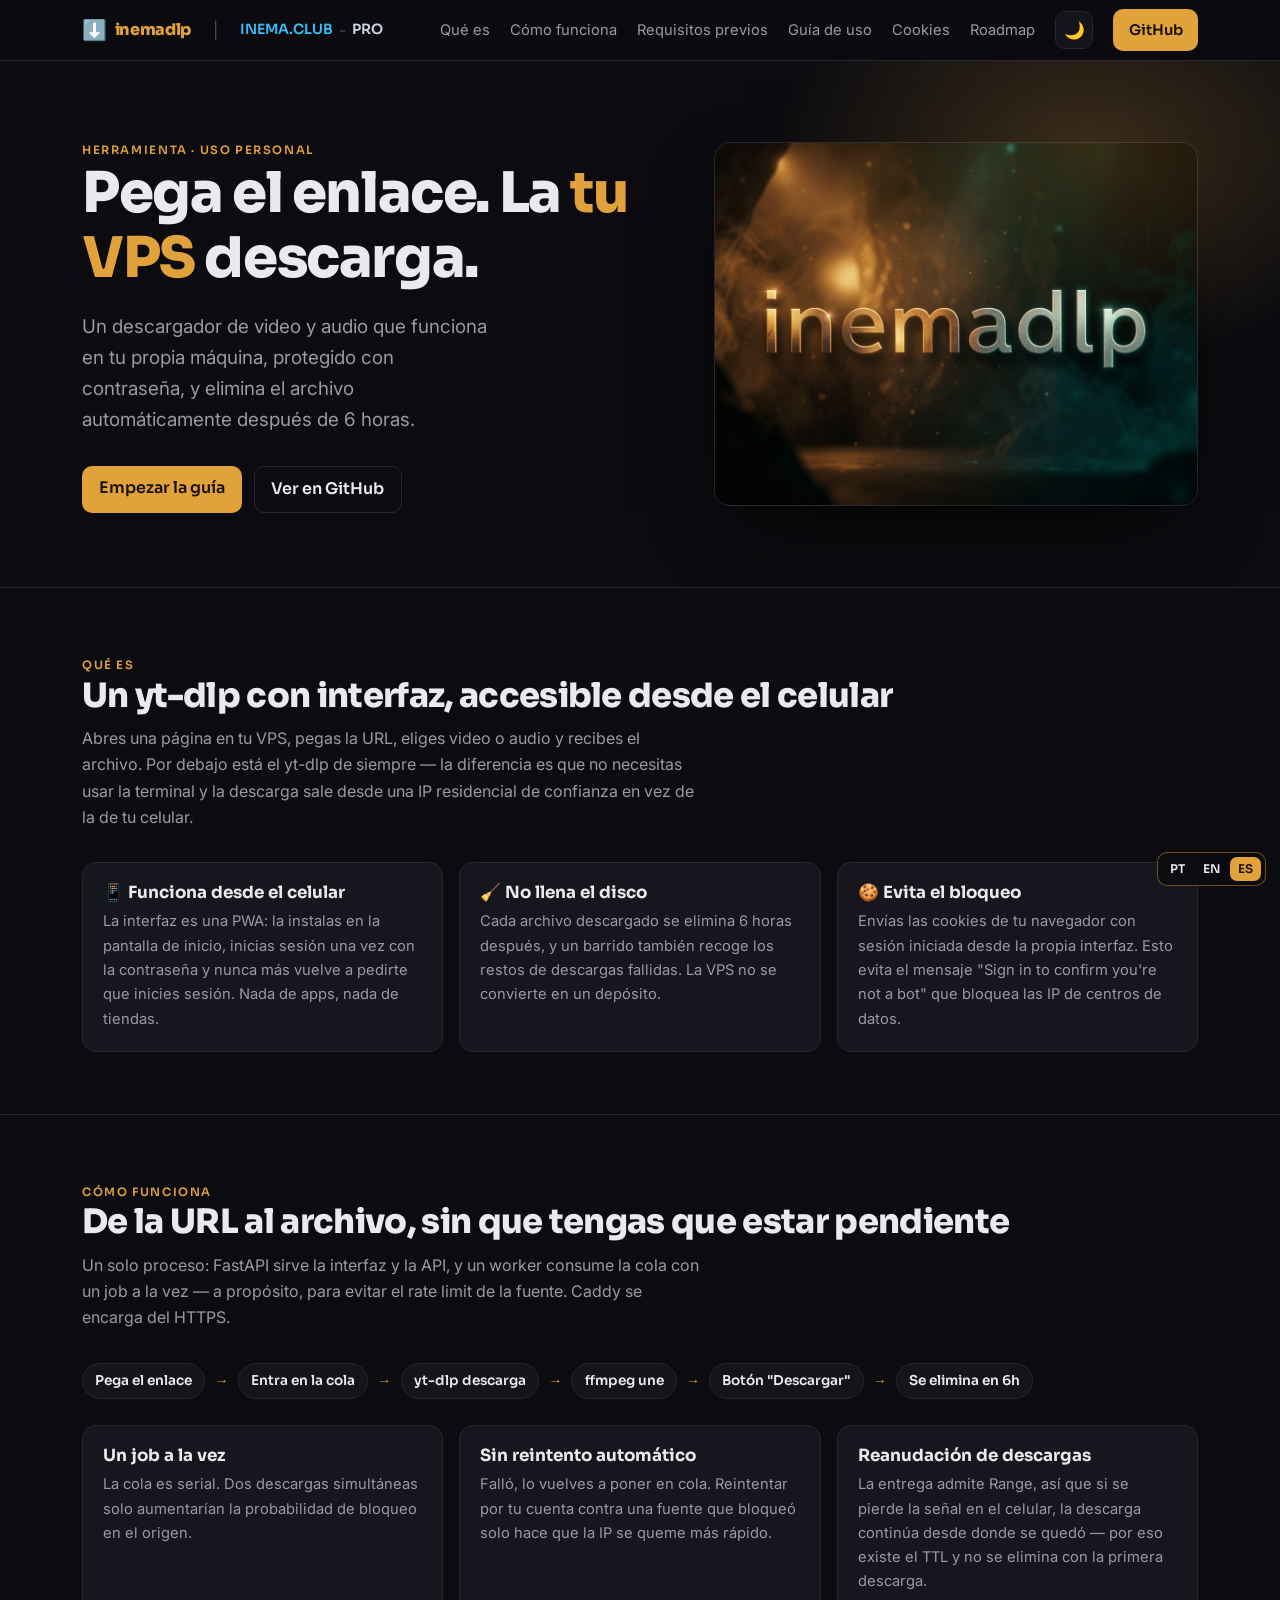
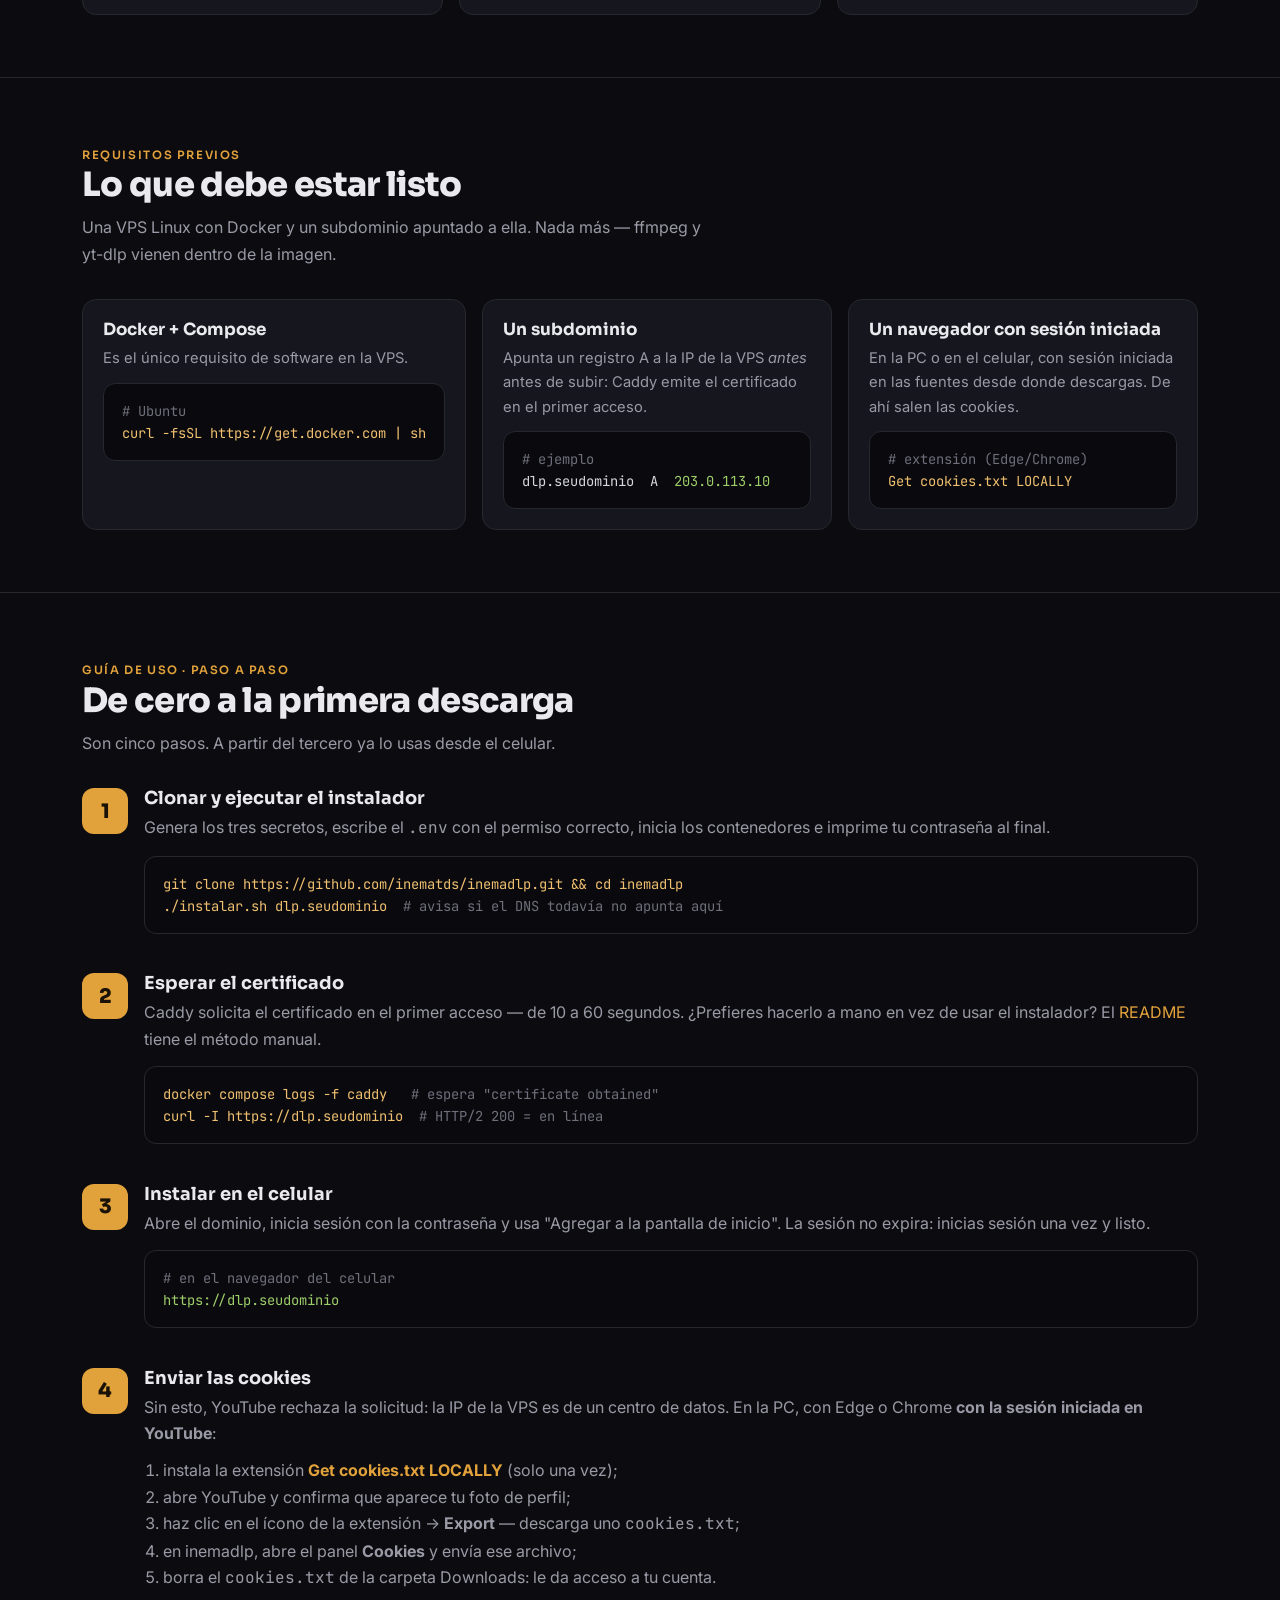
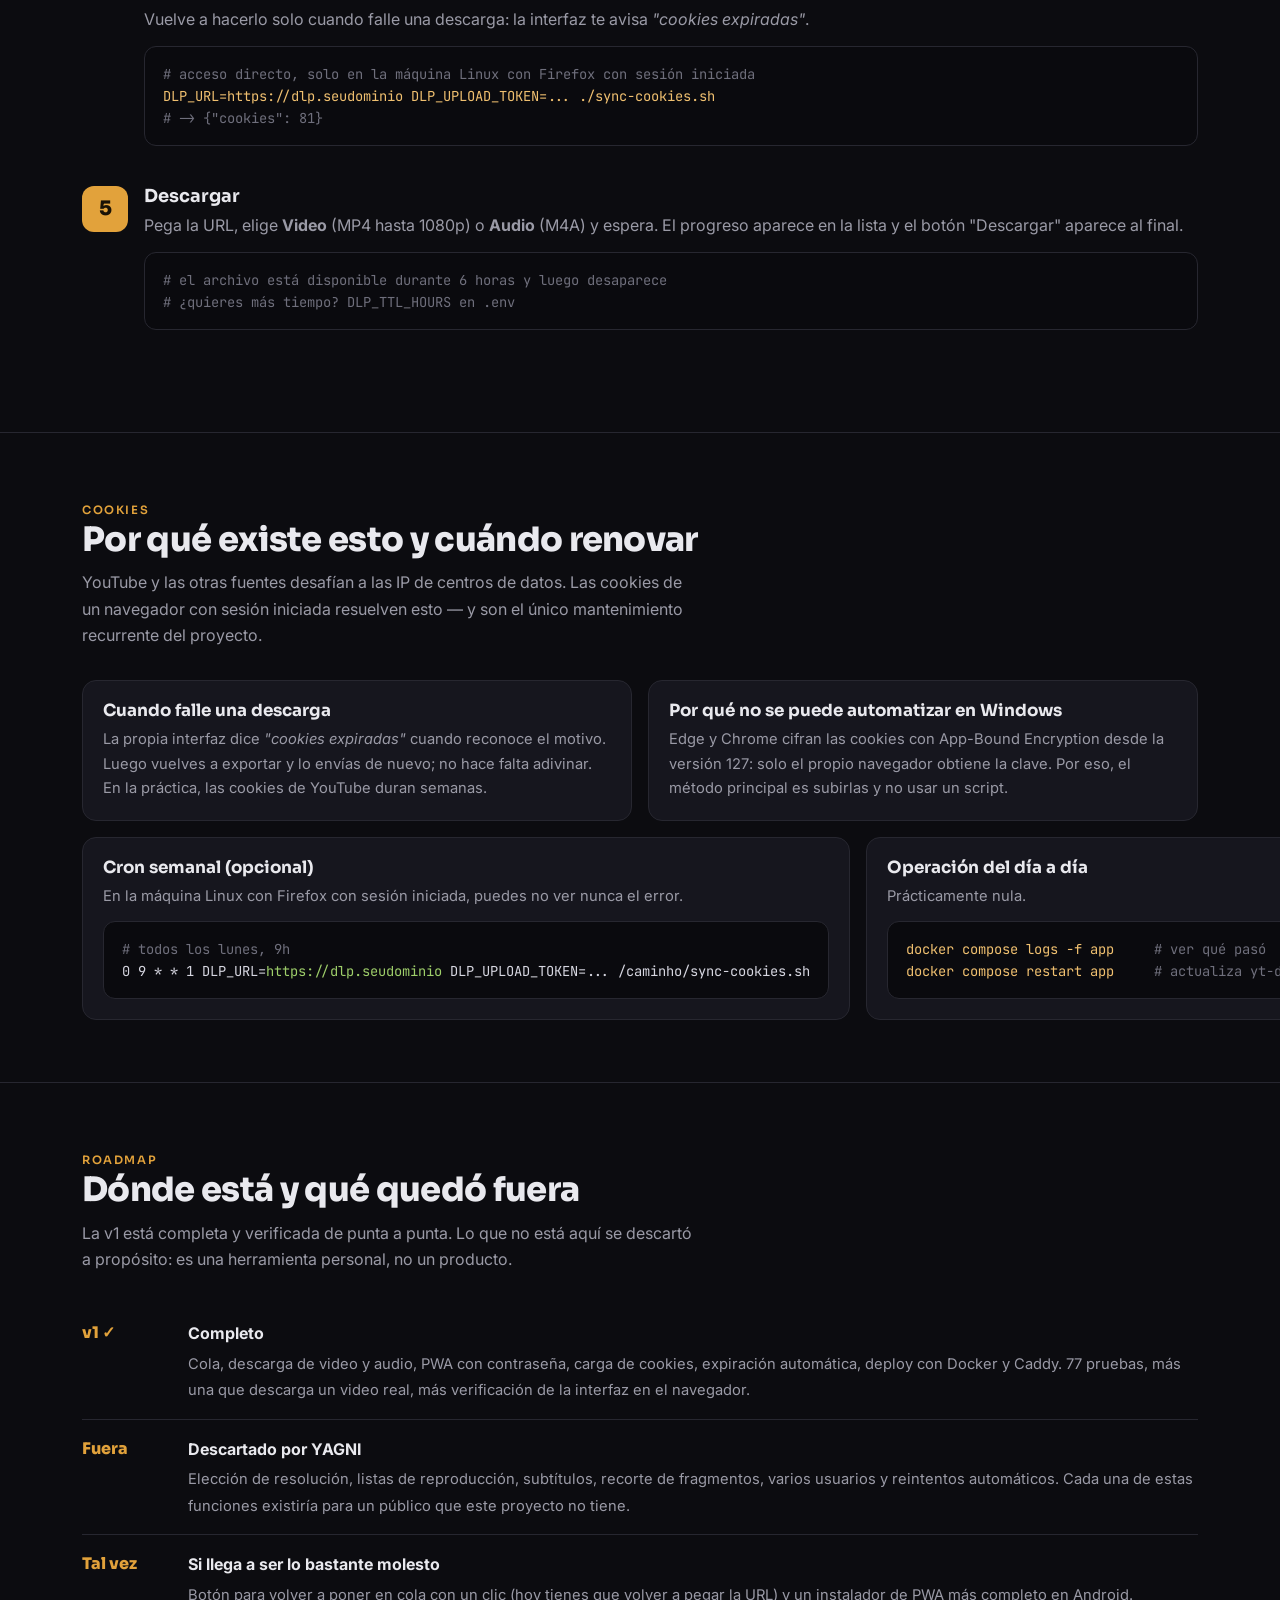
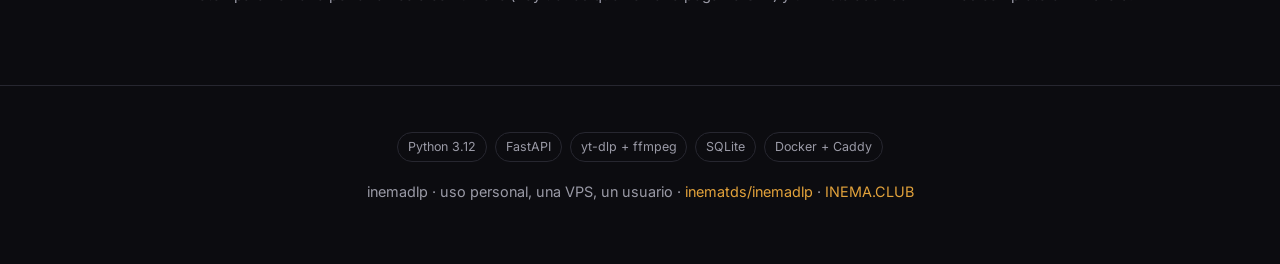
<file: guia/es/index.html>
<!DOCTYPE html>

<html lang="es">
<head>
<meta charset="utf-8"/>
<meta content="width=device-width, initial-scale=1" name="viewport"/>
<title>inemadlp — tu downloader de video, en tu VPS</title>
<meta content="Descargador personal de video y audio: pegas el enlace en el celular, tu VPS lo descarga con yt-dlp y te devuelve el archivo, que se elimina solo después de 6 horas." name="description"/>
<link href="https://fonts.googleapis.com" rel="preconnect"/>
<link crossorigin="" href="https://fonts.gstatic.com" rel="preconnect"/>
<link href="https://fonts.googleapis.com/css2?family=Sora:wght@400;600;800&amp;family=Inter:wght@400;500;600&amp;family=JetBrains+Mono:wght@400;600&amp;display=swap" rel="stylesheet"/>
<style>
  :root{
    --bg:#0c0c10; --bg2:#14141b; --card:#16161e; --line:#272730;
    --txt:#e9e9ee; --mut:#9a9aa6; --amb:#E2A23B; --amb2:#f0c070; --sky:#38bdf8; --pro:#cbd5e1;
    color-scheme:dark;
  }
  body.light{
    --bg:#f6f7f9; --bg2:#eceef2; --card:#ffffff; --line:#e1e3ea;
    --txt:#1a1a22; --mut:#5b5b68; --amb:#b9791d; --amb2:#a16207; --sky:#0369a1; --pro:#b45309;
    color-scheme:light;
  }
  body.light .hero .glow{opacity:.5}
  body.light pre{background:#0e0e14;color:#d6d6e0}
  body.light pre .c{color:#8a8a98}
  *{box-sizing:border-box}
  html{scroll-behavior:smooth}
  body{margin:0;background:var(--bg);color:var(--txt);font:16px/1.65 Inter,system-ui,sans-serif;-webkit-font-smoothing:antialiased}
  h1,h2,h3{font-family:Sora,sans-serif;line-height:1.15;margin:0}
  a{color:var(--amb);text-decoration:none}
  code,pre{font-family:"JetBrains Mono",monospace}
  .wrap{max-width:1160px;margin:0 auto;padding:0 22px}
  .mut{color:var(--mut)} .amb{color:var(--amb)}
  .chip{display:inline-block;font-size:.72rem;letter-spacing:.14em;text-transform:uppercase;color:var(--amb);font-weight:600;font-family:Sora}
  nav{position:sticky;top:0;z-index:30;backdrop-filter:blur(12px);background:rgba(12,12,16,.78);border-bottom:1px solid var(--line)}
  nav .wrap{display:flex;align-items:center;gap:22px;height:60px}
  nav .brand{display:flex;align-items:center;gap:8px;font-family:Sora;font-weight:800;letter-spacing:-.02em;color:var(--amb)}
  nav .brand .emoji{font-size:1.25rem}
  nav .sep{color:var(--mut);opacity:.45}
  nav .inema{color:var(--sky);font-weight:600;font-size:.88rem;font-family:Sora}
  nav .inema:hover{filter:brightness(1.15)}
  nav .pro{color:var(--pro);font-weight:600;font-size:.88rem;font-family:Sora}
  nav .pro:hover{filter:brightness(1.15)}
  nav .clubpro{display:inline-flex;align-items:center;gap:6px}
  nav .links{margin-left:auto;display:flex;align-items:center;gap:20px;font-size:.92rem}
  nav .links a.sec{color:var(--mut)} nav .links a.sec:hover{color:var(--txt)}
  .tgl{background:var(--bg2);border:1px solid var(--line);color:var(--txt);width:38px;height:38px;border-radius:10px;cursor:pointer;display:inline-flex;align-items:center;justify-content:center;font-size:1.05rem}
  .tgl:hover{border-color:var(--amb)}
  .btn{display:inline-block;background:var(--amb);color:#1a1206;font-weight:600;padding:.6em 1.05em;border-radius:10px;font-family:Sora}
  .btn.ghost{background:transparent;color:var(--txt);border:1px solid var(--line)}
  @media(max-width:760px){nav .links a.sec{display:none}}
  .hero{position:relative;overflow:hidden;border-bottom:1px solid var(--line)}
  .hero .glow{position:absolute;inset:-40% -20% auto auto;width:70%;height:600px;background:radial-gradient(closest-side,rgba(226,162,59,.22),transparent 70%);pointer-events:none}
  .hero .wrap{display:grid;grid-template-columns:1.1fr .9fr;gap:40px;align-items:center;padding:74px 22px}
  .hero h1{font-size:clamp(2.2rem,5vw,3.5rem);font-weight:800;letter-spacing:-.025em}
  .hero p.lead{font-size:1.18rem;color:var(--mut);margin:1.1em 0 1.6em;max-width:34ch}
  .hero .cta{display:flex;gap:12px;flex-wrap:wrap}
  .hero figure{margin:0;border-radius:16px;overflow:hidden;border:1px solid var(--line);box-shadow:0 30px 80px -30px #000}
  .hero figure img{width:100%;display:block}
  @media(max-width:780px){.hero .wrap{grid-template-columns:1fr;padding:48px 22px}}
  section{padding:62px 0;border-bottom:1px solid var(--line)}
  section h2{font-size:clamp(1.5rem,3.4vw,2.1rem);font-weight:800;letter-spacing:-.02em}
  section .sub{color:var(--mut);margin:.6em 0 2em;max-width:62ch}
  .grid{display:grid;gap:16px}
  .g3{grid-template-columns:repeat(3,1fr)} .g4{grid-template-columns:repeat(4,1fr)} .g2{grid-template-columns:repeat(2,1fr)}
  @media(max-width:820px){.g3,.g4{grid-template-columns:1fr 1fr}}
  @media(max-width:540px){.g2,.g3,.g4{grid-template-columns:1fr}}
  .card{background:var(--card);border:1px solid var(--line);border-radius:14px;padding:20px}
  .card h3{font-size:1.05rem;margin-bottom:.4em}
  .card p{color:var(--mut);font-size:.92rem;margin:0}
  .card pre{margin:.9em 0 0}
  .num{display:inline-flex;width:30px;height:30px;align-items:center;justify-content:center;border-radius:8px;background:rgba(226,162,59,.14);color:var(--amb);font-family:Sora;font-weight:800;font-size:.9rem;margin-bottom:.7em}
  .flow{display:flex;flex-wrap:wrap;gap:8px;align-items:center;margin-top:10px}
  .flow span{background:var(--bg2);border:1px solid var(--line);border-radius:999px;padding:.45em .9em;font-size:.85rem;font-family:Sora;font-weight:600}
  .flow .arr{color:var(--amb);border:none;background:none;padding:0 .1em}
  pre{background:#0a0a0e;border:1px solid var(--line);border-radius:12px;padding:16px 18px;overflow:auto;font-size:.86rem;line-height:1.6;color:#d6d6e0}
  pre .c{color:#6f6f7c} pre .k{color:var(--amb2)} pre .s{color:#9ece6a}
  .step{display:grid;grid-template-columns:46px 1fr;gap:16px;margin-bottom:26px}
  .step .b{width:46px;height:46px;border-radius:12px;background:var(--amb);color:#1a1206;font-family:Sora;font-weight:800;font-size:1.25rem;display:flex;align-items:center;justify-content:center}
  .step h3{font-size:1.12rem;margin-bottom:.3em}
  .step p{color:var(--mut);margin:.2em 0 .7em}
  .phase{display:flex;gap:14px;padding:16px 0;border-bottom:1px solid var(--line)}
  .phase:last-child{border:none}
  .phase .tag{flex:0 0 92px;font-family:Sora;font-weight:800;color:var(--amb)}
  .phase .d strong{display:block;margin-bottom:.2em}
  .phase .d span{color:var(--mut);font-size:.92rem}
  footer{padding:46px 0;text-align:center;color:var(--mut);font-size:.9rem}
  .pill{display:inline-block;border:1px solid var(--line);border-radius:999px;padding:.3em .8em;font-size:.78rem;color:var(--mut);margin:0 4px}
</style>
<link href="https://inematds.github.io/inemadlp/guia/" hreflang="pt-BR" rel="alternate"/><link href="https://inematds.github.io/inemadlp/guia/en/" hreflang="en" rel="alternate"/><link href="https://inematds.github.io/inemadlp/guia/es/" hreflang="es" rel="alternate"/></head>
<body><div class="inema-lang" style="position:fixed;right:14px;bottom:14px;z-index:9999;display:flex;gap:2px;padding:4px;border-radius:10px;background:rgba(12,12,16,.82);border:1px solid rgba(226,162,59,.45);font:600 12px/1 Sora,Inter,system-ui,sans-serif;backdrop-filter:blur(8px)" translate="no"><a href="../" hreflang="pt-BR" style="padding:6px 8px;border-radius:7px;text-decoration:none;color:#e9e9ee">PT</a><a href="../en/" hreflang="en" style="padding:6px 8px;border-radius:7px;text-decoration:none;color:#e9e9ee">EN</a><a href="./" hreflang="es" style="padding:6px 8px;border-radius:7px;text-decoration:none;color:#1a1206;background:#E2A23B">ES</a></div>
<nav><div class="wrap">
<a class="brand" href="#top"><span class="emoji">⬇️</span> inemadlp</a>
<span class="sep">|</span>
<span class="clubpro">
<a class="inema" href="https://inema.club" rel="noopener" target="_blank">INEMA.CLUB</a>
<span class="sep">-</span>
<a class="pro" href="https://inema.pro" rel="noopener" target="_blank">PRO</a>
</span>
<div class="links">
<a class="sec" href="#oque">Qué es</a>
<a class="sec" href="#fluxo">Cómo funciona</a>
<a class="sec" href="#pre">Requisitos previos</a>
<a class="sec" href="#guia">Guía de uso</a>
<a class="sec" href="#cookies">Cookies</a>
<a class="sec" href="#roadmap">Roadmap</a>
<button aria-label="Cambiar tema" class="tgl" id="themeToggle" title="Cambiar tema">🌙</button>
<a class="btn" href="https://github.com/inematds/inemadlp" rel="noopener" target="_blank">GitHub</a>
</div>
</div></nav>
<header class="hero" id="top">
<div class="glow"></div>
<div class="wrap">
<div>
<span class="chip">Herramienta · uso personal</span>
<h1>Pega el enlace. La <span class="amb">tu VPS</span> descarga.</h1>
<p class="lead">Un descargador de video y audio que funciona en tu propia máquina, protegido con contraseña, y elimina el archivo automáticamente después de 6 horas.</p>
<div class="cta">
<a class="btn" href="#guia">Empezar la guía</a>
<a class="btn ghost" href="https://github.com/inematds/inemadlp" rel="noopener" target="_blank">Ver en GitHub</a>
</div>
</div>
<figure><img alt="inemadlp — downloader personal en VPS" src="../assets/hero.png"/></figure>
</div>
</header>
<section id="oque"><div class="wrap">
<span class="chip">Qué es</span>
<h2>Un yt-dlp con interfaz, accesible desde el celular</h2>
<p class="sub">Abres una página en tu VPS, pegas la URL, eliges video o audio y recibes el archivo. Por debajo está el yt-dlp de siempre — la diferencia es que no necesitas usar la terminal y la descarga sale desde una IP residencial de confianza en vez de la de tu celular.</p>
<div class="grid g3">
<div class="card"><h3>📱 Funciona desde el celular</h3><p>La interfaz es una PWA: la instalas en la pantalla de inicio, inicias sesión una vez con la contraseña y nunca más vuelve a pedirte que inicies sesión. Nada de apps, nada de tiendas.</p></div>
<div class="card"><h3>🧹 No llena el disco</h3><p>Cada archivo descargado se elimina 6 horas después, y un barrido también recoge los restos de descargas fallidas. La VPS no se convierte en un depósito.</p></div>
<div class="card"><h3>🍪 Evita el bloqueo</h3><p>Envías las cookies de tu navegador con sesión iniciada desde la propia interfaz. Esto evita el mensaje "Sign in to confirm you're not a bot" que bloquea las IP de centros de datos.</p></div>
</div>
</div></section>
<section id="fluxo"><div class="wrap">
<span class="chip">Cómo funciona</span>
<h2>De la URL al archivo, sin que tengas que estar pendiente</h2>
<p class="sub">Un solo proceso: FastAPI sirve la interfaz y la API, y un worker consume la cola con un job a la vez — a propósito, para evitar el rate limit de la fuente. Caddy se encarga del HTTPS.</p>
<div class="flow">
<span>Pega el enlace</span><span class="arr">→</span>
<span>Entra en la cola</span><span class="arr">→</span>
<span>yt-dlp descarga</span><span class="arr">→</span>
<span>ffmpeg une</span><span class="arr">→</span>
<span>Botón "Descargar"</span><span class="arr">→</span>
<span>Se elimina en 6h</span>
</div>
<div class="grid g3" style="margin-top:26px">
<div class="card"><h3>Un job a la vez</h3><p>La cola es serial. Dos descargas simultáneas solo aumentarían la probabilidad de bloqueo en el origen.</p></div>
<div class="card"><h3>Sin reintento automático</h3><p>Falló, lo vuelves a poner en cola. Reintentar por tu cuenta contra una fuente que bloqueó solo hace que la IP se queme más rápido.</p></div>
<div class="card"><h3>Reanudación de descargas</h3><p>La entrega admite Range, así que si se pierde la señal en el celular, la descarga continúa desde donde se quedó — por eso existe el TTL y no se elimina con la primera descarga.</p></div>
</div>
</div></section>
<section id="pre"><div class="wrap">
<span class="chip">Requisitos previos</span>
<h2>Lo que debe estar listo</h2>
<p class="sub">Una VPS Linux con Docker y un subdominio apuntado a ella. Nada más — ffmpeg y yt-dlp vienen dentro de la imagen.</p>
<div class="grid g3">
<div class="card"><h3>Docker + Compose</h3><p>Es el único requisito de software en la VPS.</p><pre><span class="c"># Ubuntu</span>
<span class="k">curl -fsSL https://get.docker.com | sh</span></pre></div>
<div class="card"><h3>Un subdominio</h3><p>Apunta un registro A a la IP de la VPS <em>antes</em> antes de subir: Caddy emite el certificado en el primer acceso.</p><pre><span class="c"># ejemplo</span>
dlp.seudominio  A  <span class="s">203.0.113.10</span></pre></div>
<div class="card"><h3>Un navegador con sesión iniciada</h3><p>En la PC o en el celular, con sesión iniciada en las fuentes desde donde descargas. De ahí salen las cookies.</p><pre><span class="c"># extensión (Edge/Chrome)</span>
<span class="k">Get cookies.txt LOCALLY</span></pre></div>
</div>
</div></section>
<section id="guia"><div class="wrap">
<span class="chip">Guía de uso · paso a paso</span>
<h2>De cero a la primera descarga</h2>
<p class="sub">Son cinco pasos. A partir del tercero ya lo usas desde el celular.</p>
<div class="step"><div class="b">1</div><div>
<h3>Clonar y ejecutar el instalador</h3>
<p>Genera los tres secretos, escribe el <code>.env</code> con el permiso correcto, inicia los contenedores e imprime tu contraseña al final.</p>
<pre><span class="k">git clone https://github.com/inematds/inemadlp.git &amp;&amp; cd inemadlp</span>
<span class="k">./instalar.sh dlp.seudominio</span>  <span class="c"># avisa si el DNS todavía no apunta aquí</span></pre>
</div></div>
<div class="step"><div class="b">2</div><div>
<h3>Esperar el certificado</h3>
<p>Caddy solicita el certificado en el primer acceso — de 10 a 60 segundos. ¿Prefieres hacerlo a mano en vez de usar el instalador? El <a href="https://github.com/inematds/inemadlp#readme">README</a> tiene el método manual.</p>
<pre><span class="k">docker compose logs -f caddy</span>   <span class="c"># espera "certificate obtained"</span>
<span class="k">curl -I https://dlp.seudominio</span>  <span class="c"># HTTP/2 200 = en línea</span></pre>
</div></div>
<div class="step"><div class="b">3</div><div>
<h3>Instalar en el celular</h3>
<p>Abre el dominio, inicia sesión con la contraseña y usa "Agregar a la pantalla de inicio". La sesión no expira: inicias sesión una vez y listo.</p>
<pre><span class="c"># en el navegador del celular</span>
<span class="s">https://dlp.seudominio</span></pre>
</div></div>
<div class="step"><div class="b">4</div><div>
<h3>Enviar las cookies</h3>
<p>Sin esto, YouTube rechaza la solicitud: la IP de la VPS es de un centro de datos. En la PC, con Edge o Chrome <strong>con la sesión iniciada en YouTube</strong>:</p>
<ol style="color:var(--mut);margin:.2em 0 .9em;padding-left:1.2em">
<li>instala la extensión <a href="https://chromewebstore.google.com/detail/get-cookiestxt-locally/cclelndahbckbenkjhflpdbgdldlbecc" rel="noopener" target="_blank"><strong>Get cookies.txt LOCALLY</strong></a> (solo una vez);</li>
<li>abre YouTube y confirma que aparece tu foto de perfil;</li>
<li>haz clic en el ícono de la extensión → <strong>Export</strong> — descarga uno <code>cookies.txt</code>;</li>
<li>en inemadlp, abre el panel <strong>Cookies</strong> y envía ese archivo;</li>
<li>borra el <code>cookies.txt</code> de la carpeta Downloads: le da acceso a tu cuenta.</li>
</ol>
<p>Vuelve a hacerlo solo cuando falle una descarga: la interfaz te avisa <em>"cookies expiradas"</em>.</p>
<pre><span class="c"># acceso directo, solo en la máquina Linux con Firefox con sesión iniciada</span>
<span class="k">DLP_URL=https://dlp.seudominio DLP_UPLOAD_TOKEN=... ./sync-cookies.sh</span>
<span class="c"># -&gt; {"cookies": 81}</span></pre>
</div></div>
<div class="step"><div class="b">5</div><div>
<h3>Descargar</h3>
<p>Pega la URL, elige <strong>Video</strong> (MP4 hasta 1080p) o <strong>Audio</strong> (M4A) y espera. El progreso aparece en la lista y el botón "Descargar" aparece al final.</p>
<pre><span class="c"># el archivo está disponible durante 6 horas y luego desaparece</span>
<span class="c"># ¿quieres más tiempo? DLP_TTL_HOURS en .env</span></pre>
</div></div>
</div></section>
<section id="cookies"><div class="wrap">
<span class="chip">Cookies</span>
<h2>Por qué existe esto y cuándo renovar</h2>
<p class="sub">YouTube y las otras fuentes desafían a las IP de centros de datos. Las cookies de un navegador con sesión iniciada resuelven esto — y son el único mantenimiento recurrente del proyecto.</p>
<div class="grid g2">
<div class="card"><h3>Cuando falle una descarga</h3><p>La propia interfaz dice <em>"cookies expiradas"</em> cuando reconoce el motivo. Luego vuelves a exportar y lo envías de nuevo; no hace falta adivinar. En la práctica, las cookies de YouTube duran semanas.</p></div>
<div class="card"><h3>Por qué no se puede automatizar en Windows</h3><p>Edge y Chrome cifran las cookies con App-Bound Encryption desde la versión 127: solo el propio navegador obtiene la clave. Por eso, el método principal es subirlas y no usar un script.</p></div>
</div>
<div class="grid g2" style="margin-top:16px">
<div class="card"><h3>Cron semanal (opcional)</h3><p>En la máquina Linux con Firefox con sesión iniciada, puedes no ver nunca el error.</p><pre><span class="c"># todos los lunes, 9h</span>
0 9 * * 1 DLP_URL=<span class="s">https://dlp.seudominio</span> DLP_UPLOAD_TOKEN=... /caminho/sync-cookies.sh</pre></div>
<div class="card"><h3>Operación del día a día</h3><p>Prácticamente nula.</p><pre><span class="k">docker compose logs -f app</span>     <span class="c"># ver qué pasó</span>
<span class="k">docker compose restart app</span>     <span class="c"># actualiza yt-dlp al iniciar</span></pre></div>
</div>
</div></section>
<section id="roadmap"><div class="wrap">
<span class="chip">Roadmap</span>
<h2>Dónde está y qué quedó fuera</h2>
<p class="sub">La v1 está completa y verificada de punta a punta. Lo que no está aquí se descartó a propósito: es una herramienta personal, no un producto.</p>
<div class="phase"><div class="tag">v1 ✓</div><div class="d"><strong>Completo</strong><span>Cola, descarga de video y audio, PWA con contraseña, carga de cookies, expiración automática, deploy con Docker y Caddy. 77 pruebas, más una que descarga un video real, más verificación de la interfaz en el navegador.</span></div></div>
<div class="phase"><div class="tag">Fuera</div><div class="d"><strong>Descartado por YAGNI</strong><span>Elección de resolución, listas de reproducción, subtítulos, recorte de fragmentos, varios usuarios y reintentos automáticos. Cada una de estas funciones existiría para un público que este proyecto no tiene.</span></div></div>
<div class="phase"><div class="tag">Tal vez</div><div class="d"><strong>Si llega a ser lo bastante molesto</strong><span>Botón para volver a poner en cola con un clic (hoy tienes que volver a pegar la URL) y un instalador de PWA más completo en Android.</span></div></div>
</div></section>
<footer>
<div class="wrap">
<div class="pill">Python 3.12</div><div class="pill">FastAPI</div><div class="pill">yt-dlp + ffmpeg</div><div class="pill">SQLite</div><div class="pill">Docker + Caddy</div>
<p style="margin-top:18px">inemadlp · uso personal, una VPS, un usuario ·
      <a href="https://github.com/inematds/inemadlp">inematds/inemadlp</a> ·
      <a href="https://inema.club">INEMA.CLUB</a></p>
</div>
</footer>
<script>
  (function(){
    var KEY='inemadlp-theme';
    var b=document.body, t=document.getElementById('themeToggle');
    if(localStorage.getItem(KEY)==='light'){ b.classList.add('light'); t.textContent='☀️'; }
    t.addEventListener('click',function(){
      var light=b.classList.toggle('light');
      t.textContent=light?'☀️':'🌙';
      localStorage.setItem(KEY, light?'light':'dark');
    });
  })();
</script>
</body>
</html>
</file>
